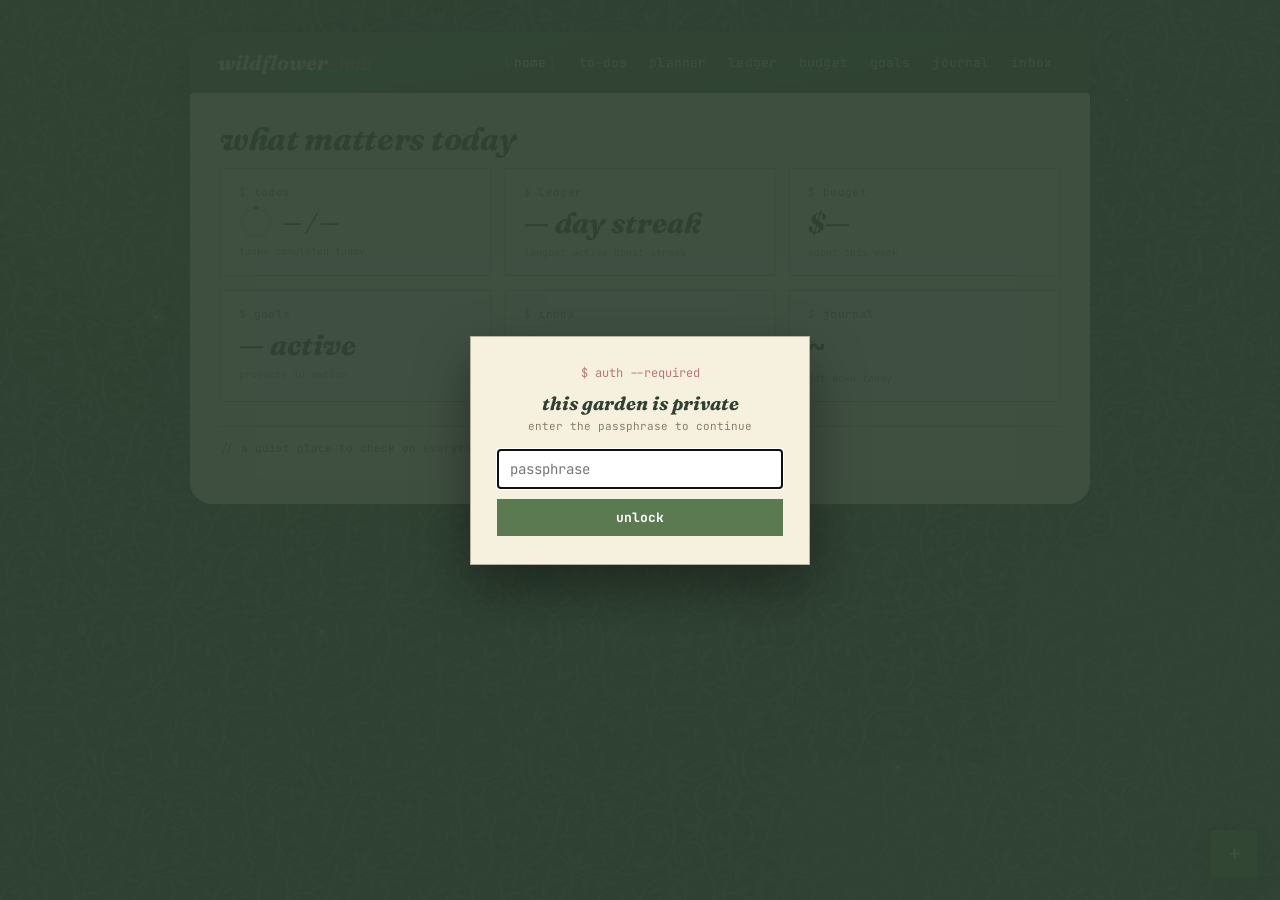
<file: index.html>
<!DOCTYPE html>
<html lang="en">
<head>
<meta charset="UTF-8">
<meta name="viewport" content="width=device-width, initial-scale=1.0">
<title>Wildflower Hub</title>
<link rel="stylesheet" href="theme.css">
<link rel="icon" type="image/png" href="icon-192.png">
<script>window.HUB_ACTIVE = 'home';</script>
<style>
  .greeting-card{ background:#fffdf8; border:1px solid var(--ink-line); border-radius:0; padding:18px 20px; margin: 0 0 22px; }
  .greeting-card p{ font-family:'Source Serif 4', serif; font-size:13.5px; line-height:1.7; color: var(--bark); margin: 4px 0; }
  .greeting-card .prompt-line{ margin-bottom:8px; }
</style>
</head>
<body>

<div class="book">
  <div class="cover"><div id="hub-nav"></div></div>

  <div class="pages">
    <h1>what matters today</h1>

    <div id="greetingArea"></div>

    <div class="card-grid">

      <a href="todos.html" class="card module-card">
        <span class="module-card__eyebrow">todos</span>
        <div style="display:flex; align-items:center; gap:10px;">
          <svg id="todosRing" width="34" height="34" viewBox="0 0 34 34" style="flex-shrink:0;">
            <circle cx="17" cy="17" r="14" fill="none" stroke="#eee2c4" stroke-width="4"/>
            <circle id="todosRingFill" cx="17" cy="17" r="14" fill="none" stroke="var(--moss)" stroke-width="4"
              stroke-dasharray="0 88" stroke-linecap="round" transform="rotate(-90 17 17)"/>
          </svg>
          <span class="module-card__stat" id="statTodos" style="font-size:22px;">— / —</span>
        </div>
        <span class="module-card__headline">tasks completed today</span>
      </a>

      <a href="ledger.html" class="card module-card">
        <span class="module-card__eyebrow">ledger</span>
        <span class="module-card__stat" id="statLedger">— day streak</span>
        <span class="module-card__headline">longest active habit streak</span>
      </a>

      <a href="budget.html" class="card module-card">
        <span class="module-card__eyebrow">budget</span>
        <span class="module-card__stat" id="statBudget">$—</span>
        <span class="module-card__headline" id="statBudgetHeadline">spent this week</span>
      </a>

      <a href="goals.html" class="card module-card">
        <span class="module-card__eyebrow">goals</span>
        <span class="module-card__stat" id="statGoals">— active</span>
        <span class="module-card__headline" id="statGoalsHeadline">projects in motion</span>
      </a>

      <a href="inbox.html" class="card module-card">
        <span class="module-card__eyebrow">inbox</span>
        <span class="module-card__stat" style="font-family:'JetBrains Mono',monospace; font-style:normal;">@</span>
        <span class="module-card__headline">worth a glance today</span>
      </a>

      <a href="journal.html" class="card module-card">
        <span class="module-card__eyebrow">journal</span>
        <div style="display:flex; align-items:center; gap:8px;">
          <span class="module-card__stat" style="font-family:'JetBrains Mono',monospace; font-style:normal;">~</span>
          <span id="journalMoodDot" style="width:14px; height:14px; border-radius:50%; display:none;"></span>
        </div>
        <span class="module-card__headline" id="journalHeadline">jot down today</span>
      </a>

    </div>

    <p class="footer-comment">a quiet place to check on everything that matters</p>
  </div>
</div>

<script src="nav.js"></script>
<script src="hub-auth.js"></script>
<script src="quick-capture.js"></script>
<script>
(function(){
  const SUPABASE_URL = 'https://trwprtzbcuoqydgjphpr.supabase.co';
  const SUPABASE_ANON_KEY = 'sb_publishable_4CT647Bp6_UUUd4ipLOAmA_D5Z8Ml1Z';
  const AUTH_FN_URL = `${SUPABASE_URL}/functions/v1/google-tasks-auth`;
  const PLAID_FN_URL = `${SUPABASE_URL}/functions/v1/plaid-sync`;
  const AI_FN_URL = `${SUPABASE_URL}/functions/v1/ai-summarize`;

  const isoDate = d => d.getFullYear()+'-'+String(d.getMonth()+1).padStart(2,'0')+'-'+String(d.getDate()).padStart(2,'0');
  const todayStr = isoDate(new Date());

  async function callFn(url, body){
    const res = await fetch(url, {
      method: 'POST',
      headers: { 'Content-Type': 'application/json', 'Authorization': `Bearer ${SUPABASE_ANON_KEY}`, 'apikey': SUPABASE_ANON_KEY },
      body: JSON.stringify(body)
    });
    const data = await res.json();
    if(!res.ok || data.error) throw new Error(data.error || ('HTTP '+res.status));
    return data;
  }

  function escapeHtml(s){ return (s||'').replace(/&/g,'&amp;').replace(/</g,'&lt;').replace(/>/g,'&gt;'); }

  // ---- Ledger: longest currently-active daily streak ----
  async function loadLedgerStreak(){
    try{
      const settingsRaw = await window.hubGet('settings');
      const completionsRaw = await window.hubGet('completions');
      if(!settingsRaw || !completionsRaw) return null;
      const settings = JSON.parse(settingsRaw);
      const completions = JSON.parse(completionsRaw);
      const dailyGoals = (settings.goals||[]).filter(g=>g.frequency==='daily');

      function streakFor(goalId){
        let count=0;
        let d = new Date();
        const doneToday = completions.daily[goalId] && completions.daily[goalId][todayStr];
        if(!doneToday) d.setDate(d.getDate()-1);
        while(true){
          const ds = isoDate(d);
          if(completions.daily[goalId] && completions.daily[goalId][ds]){ count++; d.setDate(d.getDate()-1); }
          else break;
        }
        return count;
      }

      let best = 0;
      dailyGoals.forEach(g=>{ best = Math.max(best, streakFor(g.id)); });
      return best;
    } catch(e){ return null; }
  }

  const TASKS_BASE = 'https://tasks.googleapis.com/tasks/v1';
  const WEEKLY_LIST_TITLE = 'Weekly To-Dos (Wildflower Hub)';
  const CALENDAR_LIST_API = 'https://www.googleapis.com/calendar/v3/users/me/calendarList';

  // ---- To-Dos: live count + titles from Google Tasks (daily + weekly) ----
  async function loadTodosCount(){
    try{
      const result = await callFn(AUTH_FN_URL, { action: 'access_token' });
      if(!result.connected) return null;
      const token = result.access_token;
      const res = await fetch(`${TASKS_BASE}/lists/@default/tasks?showCompleted=true&showHidden=true&maxResults=100`, {
        headers: { Authorization: `Bearer ${token}` }
      });
      if(!res.ok) return null;
      const data = await res.json();
      const items = (data.items||[]).filter(t=>!t.due || t.due.slice(0,10)<=todayStr); // respect the "invisible until due" rule
      const done = items.filter(t=>t.status==='completed').length;

      let weeklyTitles = [];
      try{
        const listsRes = await fetch(`${TASKS_BASE}/users/@me/lists`, { headers: { Authorization: `Bearer ${token}` } });
        const listsData = await listsRes.json();
        const weeklyList = (listsData.items||[]).find(l=>l.title===WEEKLY_LIST_TITLE);
        if(weeklyList){
          const wRes = await fetch(`${TASKS_BASE}/lists/${weeklyList.id}/tasks?showCompleted=false&maxResults=50`, { headers: { Authorization: `Bearer ${token}` } });
          const wData = await wRes.json();
          weeklyTitles = (wData.items||[]).map(t=>t.title);
        }
      } catch(e){ /* weekly list is a bonus, not critical */ }

      return { done, total: items.length, titles: items.filter(t=>t.status!=='completed').map(t=>t.title), weeklyTitles };
    } catch(e){ return null; }
  }

  // ---- Planner: today's events across every visible calendar ----
  async function loadTodayEvents(){
    try{
      const result = await callFn(AUTH_FN_URL, { action: 'access_token' });
      if(!result.connected) return [];
      const token = result.access_token;
      const listRes = await fetch(`${CALENDAR_LIST_API}?maxResults=250`, { headers: { Authorization: `Bearer ${token}` } });
      if(!listRes.ok) return [];
      const calendars = ((await listRes.json()).items||[]).filter(c=>c.selected!==false);

      const dayStart = new Date(); dayStart.setHours(0,0,0,0);
      const dayEnd = new Date(dayStart); dayEnd.setDate(dayEnd.getDate()+1);
      const params = new URLSearchParams({ timeMin: dayStart.toISOString(), timeMax: dayEnd.toISOString(), singleEvents:'true', orderBy:'startTime', maxResults:'20' });

      const results = await Promise.all(calendars.map(async cal=>{
        try{
          const res = await fetch(`https://www.googleapis.com/calendar/v3/calendars/${encodeURIComponent(cal.id)}/events?${params.toString()}`, { headers: { Authorization: `Bearer ${token}` } });
          if(!res.ok) return [];
          return ((await res.json()).items||[]).map(ev=>({
            summary: ev.summary || '(untitled)',
            time: ev.start && ev.start.dateTime ? new Date(ev.start.dateTime).toLocaleTimeString(undefined,{hour:'numeric',minute:'2-digit'}) : 'all day'
          }));
        } catch(e){ return []; }
      }));
      return results.flat();
    } catch(e){ return []; }
  }

  // ---- Budget: week spend + any category over its monthly limit ----
  async function loadBudgetDetails(){
    try{
      const status = await callFn(PLAID_FN_URL, { action: 'status' });
      if(!status.connected) return { weekSpend: null, overLimitCategories: [] };
      const result = await callFn(PLAID_FN_URL, { action: 'transactions' });
      const transactions = result.transactions || [];
      const isTransfer = t => { const c = t.personal_finance_category && t.personal_finance_category.primary; return c==='TRANSFER_IN'||c==='TRANSFER_OUT'; };
      const weekAgo = new Date(); weekAgo.setDate(weekAgo.getDate()-7);
      const weekSpend = transactions.filter(t=>!isTransfer(t) && new Date(t.date)>=weekAgo && t.amount>0).reduce((s,t)=>s+t.amount,0);

      let overLimitCategories = [];
      try{
        const prefsRaw = await window.hubGet('budget_prefs');
        const limits = (prefsRaw ? JSON.parse(prefsRaw).limits : null) || {};
        const monthStart = new Date(); monthStart.setDate(1); monthStart.setHours(0,0,0,0);
        const monthTotals = {};
        transactions.filter(t=>!isTransfer(t) && new Date(t.date)>=monthStart && t.amount>0).forEach(t=>{
          const cat = (t.personal_finance_category && t.personal_finance_category.primary) || 'other';
          monthTotals[cat] = (monthTotals[cat]||0) + t.amount;
        });
        overLimitCategories = Object.keys(limits).filter(cat => monthTotals[cat] > limits[cat])
          .map(cat => ({ category: cat.replace(/_/g,' ').toLowerCase(), spent: Math.round(monthTotals[cat]), limit: limits[cat] }));
      } catch(e){ /* limits are a bonus */ }

      return { weekSpend, overLimitCategories };
    } catch(e){ return { weekSpend: null, overLimitCategories: [] }; }
  }

  // ---- Goals: active goals with notes + linked to-do progress ----
  async function loadGoalsDetail(){
    try{
      const v = await window.hubGet('goals_board');
      const cards = (v ? JSON.parse(v).cards : null) || [];
      const active = cards.filter(c=>c.column!=='done');
      const inProgress = active.filter(c=>c.column==='in-progress').length;
      return {
        count: active.length,
        inProgress,
        notStarted: active.length - inProgress,
        goals: active.slice(0,6).map(c=>({
          title: c.title,
          column: c.column,
          hasNotes: !!(c.notes && c.notes.trim()),
          linkedTodoCount: (c.linkedTasks||[]).length
        }))
      };
    } catch(e){ return { count: null, inProgress: null, notStarted: null, goals: [] }; }
  }

  // ---- Journal: last 7 days of mood/tags for the AI to spot real patterns in ----
  async function loadRecentJournal(){
    try{
      const v = await window.hubGet('journal');
      const entries = (v ? JSON.parse(v).entries : null) || {};
      const days = [];
      const cursor = new Date();
      for(let i=6;i>=0;i--){
        const d = new Date(cursor); d.setDate(cursor.getDate()-i);
        const ds = isoDate(d);
        const e = entries[ds];
        if(e && (e.mood || (e.tags||[]).length)) days.push({ date: ds, mood: e.mood||null, tags: e.tags||[] });
      }
      return days;
    } catch(e){ return []; }
  }

  async function loadGreeting(streak, todos, budget, activeGoals, recentJournal, todayEvents){
    const inboxCached = window.hubCacheRead('inbox_digest');
    const dailyData = {
      openTasksToday: todos ? todos.titles.slice(0, 10) : [],
      weeklyTasks: todos ? (todos.weeklyTitles||[]).slice(0,10) : [],
      tasksDoneToday: todos ? todos.done : null,
      tasksTotalToday: todos ? todos.total : null,
      todayCalendarEvents: todayEvents && todayEvents.length ? todayEvents : undefined,
      ledgerStreak: streak,
      weekSpend: budget && budget.weekSpend!==null ? Math.round(budget.weekSpend*100)/100 : null,
      budgetOverLimitCategories: budget && budget.overLimitCategories.length ? budget.overLimitCategories : undefined,
      activeGoals: activeGoals && activeGoals.goals.length ? activeGoals.goals : undefined,
      recentJournal: recentJournal && recentJournal.length ? recentJournal : undefined,
      inboxDigestSummary: inboxCached ? inboxCached.data.digestText : undefined,
    };

    const cached = window.hubCacheRead('daily_greeting');
    if(cached){
      renderGreetingHtml(cached.data);
    } else {
      document.getElementById('greetingArea').innerHTML = `<div class="ai-loading"><span class="ai-spinner"></span> pulling your day together…</div>`;
    }

    try{
      const result = await callFn(AI_FN_URL, { task: 'daily_greeting', dailyData });
      const text = result.greeting || '';
      if(!cached || text !== cached.data){
        window.hubCacheWrite('daily_greeting', text);
        renderGreetingHtml(text);
      }
    } catch(e){
      // AI layer is a nice-to-have on this page — fail quietly (keep any
      // cached greeting showing) since the stat cards below still carry
      // the real information either way.
      if(!cached) document.getElementById('greetingArea').innerHTML = '';
    }
  }

  function renderGreetingHtml(text){
    const lines = (text||'').split('\n').map(l=>l.trim()).filter(Boolean);
    if(lines.length===0){ document.getElementById('greetingArea').innerHTML = ''; return; }
    document.getElementById('greetingArea').innerHTML = `
      <div class="greeting-card">
        <div class="prompt-line">$ ./assistant.sh<span class="cursor"></span></div>
        ${lines.map(l=>`<p>${escapeHtml(l.replace(/^[-•\s]+/,''))}</p>`).join('')}
      </div>`;
  }

  const MOOD_COLORS = { struggling:'#8a7d64', low:'#C97B5A', okay:'#D6A94A', good:'#5C7A52', great:'#A78BC9' };

  function paintStats(streak, todos, budget, activeGoals, todaysMood){
    document.getElementById('statLedger').textContent = streak===null||streak===undefined ? '—' : `${streak} day${streak===1?'':'s'}`;

    document.getElementById('statTodos').textContent = (!todos) ? '— / —' : `${todos.done} / ${todos.total}`;
    const ringFill = document.getElementById('todosRingFill');
    if(todos && todos.total>0){
      const pct = todos.done/todos.total;
      const circumference = 2*Math.PI*14;
      ringFill.setAttribute('stroke-dasharray', `${pct*circumference} ${circumference}`);
    } else {
      ringFill.setAttribute('stroke-dasharray', '0 88');
    }

    const weekSpend = budget ? budget.weekSpend : null;
    const budgetEl = document.getElementById('statBudget');
    budgetEl.textContent = weekSpend===null||weekSpend===undefined ? '$—' : ('$'+weekSpend.toFixed(0));
    const overCount = budget && budget.overLimitCategories ? budget.overLimitCategories.length : 0;
    budgetEl.style.color = overCount>0 ? 'var(--clay)' : '';
    document.getElementById('statBudgetHeadline').textContent = overCount>0
      ? `spent this week · ${overCount} categor${overCount===1?'y':'ies'} over limit`
      : 'spent this week';

    const goalsCount = activeGoals ? activeGoals.count : null;
    document.getElementById('statGoals').textContent = goalsCount===null||goalsCount===undefined ? '— active' : `${goalsCount} active`;
    document.getElementById('statGoalsHeadline').textContent = (activeGoals && activeGoals.count>0)
      ? `${activeGoals.inProgress} in progress, ${activeGoals.notStarted} not started`
      : 'projects in motion';

    const moodDot = document.getElementById('journalMoodDot');
    if(todaysMood && MOOD_COLORS[todaysMood]){
      moodDot.style.display = 'inline-block';
      moodDot.style.background = MOOD_COLORS[todaysMood];
      document.getElementById('journalHeadline').textContent = `today: ${todaysMood}`;
    } else {
      moodDot.style.display = 'none';
      document.getElementById('journalHeadline').textContent = 'jot down today';
    }
  }

  async function init(){
    // Paint instantly from cache if we have it, then quietly refresh.
    const cachedStats = window.hubCacheRead('landing_stats');
    if(cachedStats){
      const s = cachedStats.data;
      paintStats(s.streak, s.todos, s.budget, s.activeGoals, s.todaysMood);
    }

    const [streak, todos, budget, activeGoals, recentJournal, todayEvents] = await Promise.all([
      loadLedgerStreak(), loadTodosCount(), loadBudgetDetails(), loadGoalsDetail(), loadRecentJournal(), loadTodayEvents()
    ]);
    const todaysMood = (recentJournal.find(d=>d.date===todayStr) || {}).mood || null;

    const fresh = { streak, todos, budget, activeGoals, todaysMood };
    const changed = !cachedStats || JSON.stringify(fresh) !== JSON.stringify(cachedStats.data);
    window.hubCacheWrite('landing_stats', fresh);
    if(changed || !cachedStats) paintStats(streak, todos, budget, activeGoals, todaysMood);

    loadGreeting(streak, todos, budget, activeGoals, recentJournal, todayEvents);
  }

  window.hubRequireAuth(init);
})();
</script>
</body>
</html>
</file>
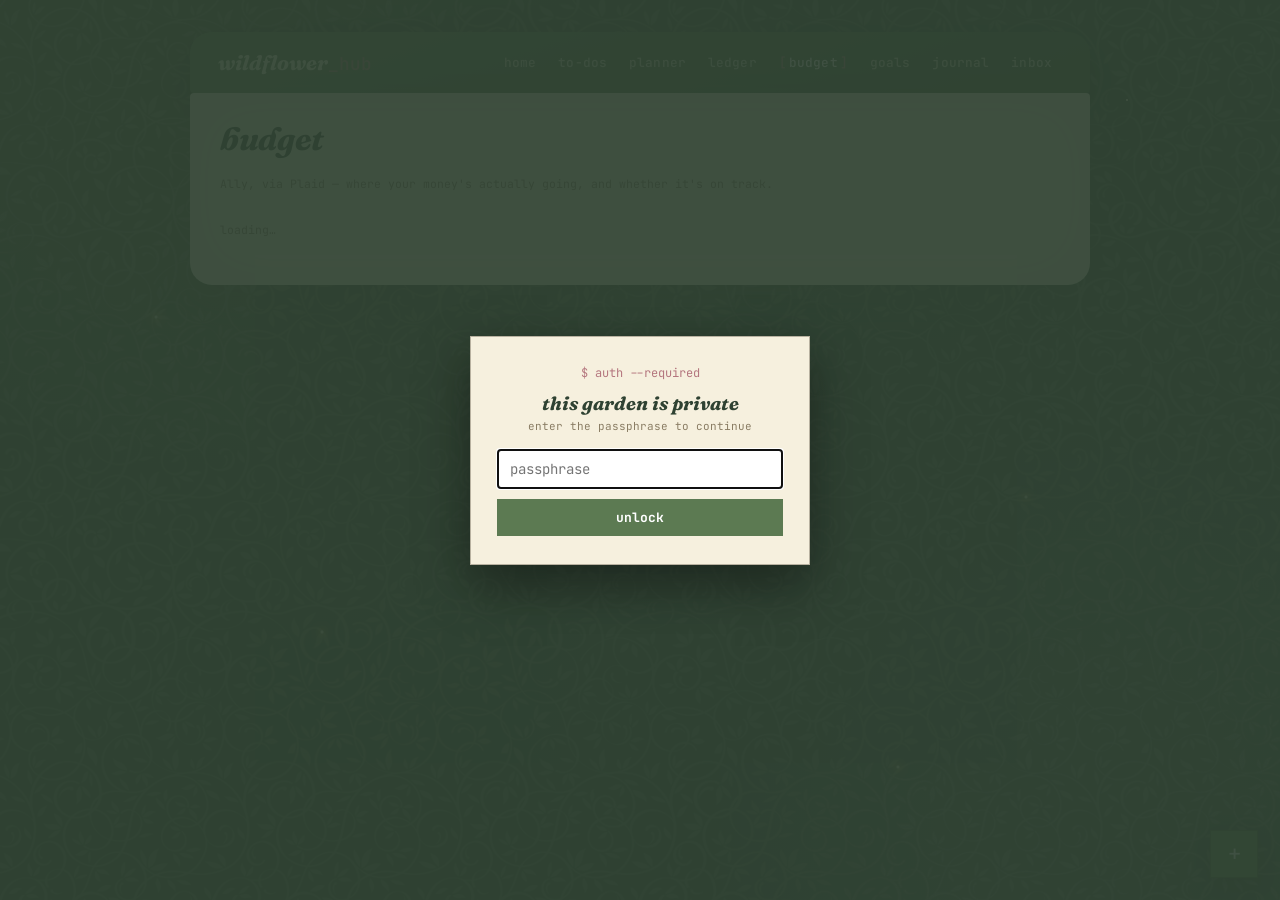
<file: budget.html>
<!DOCTYPE html>
<html lang="en">
<head>
<meta charset="UTF-8">
<meta name="viewport" content="width=device-width, initial-scale=1.0">
<title>Budget — Wildflower Hub</title>
<link rel="stylesheet" href="theme.css">
<link rel="icon" type="image/png" href="icon-192.png">
<script>window.HUB_ACTIVE = 'budget';</script>
<script src="https://cdn.plaid.com/link/v2/stable/link-initialize.js"></script>
<style>
  .insight-card{ background:#fffdf8; border:1px solid var(--ink-line); border-radius:0; padding:16px 20px; margin: 14px 0; }
  .insight-card ul{ margin:6px 0 0; padding-left:18px; font-size:13.5px; line-height:1.7; color: var(--bark); }

  .budget-tabs{ display:flex; gap:6px; margin: 16px 0 4px; flex-wrap:wrap; }
  .budget-tab{ background:#fffdf8; border:1px solid var(--ink-line); border-radius:0; padding:7px 15px; font-weight:700; font-size:11.5px; color: var(--muted); cursor:pointer; text-transform:lowercase; }
  .budget-tab:hover{ border-color: var(--rose); }
  .budget-tab.is-active{ background: var(--moss); color:#fff; border-color: var(--moss); }
  .tab-panel{ display:none; margin-top:14px; }
  .tab-panel.is-active{ display:block; }

  .chart-card{ background:#fffdf8; border:1px solid var(--ink-line); border-radius:0; padding:16px 18px; margin-bottom:14px; }
  .chart-card h3{ font-family:'Fraunces',serif; font-style:italic; font-weight:700; font-size:15px; color: var(--forest); margin:0 0 10px; text-transform:lowercase; }
  .charts-row{ display:grid; grid-template-columns: 1.3fr 1fr; gap:14px; }
  @media (max-width: 700px){ .charts-row{ grid-template-columns: 1fr; } }
  .donut-legend{ display:flex; flex-direction:column; gap:5px; margin-top:10px; }
  .donut-legend-item{ display:flex; align-items:center; gap:7px; font-family:'JetBrains Mono',monospace; font-size:11px; color: var(--bark); }
  .donut-legend-dot{ width:8px; height:8px; border-radius:0; flex-shrink:0; }

  .limit-row{ display:flex; align-items:center; gap:12px; background:#fffdf8; border:1px solid var(--ink-line); border-radius:0; padding:11px 15px; margin-bottom:8px; }
  .limit-name{ width:110px; font-weight:700; font-size:13px; color: var(--bark); text-transform:lowercase; flex-shrink:0; }
  .limit-bar-track{ flex:1; height:8px; background:#eee2c4; border-radius:0; overflow:hidden; }
  .limit-bar-fill{ height:100%; background: var(--moss); border-radius:0; transition: width 0.3s; }
  .limit-bar-fill.over{ background: var(--clay); }
  .limit-bar-fill.close{ background: var(--honey); }
  .limit-amounts{ font-family:'JetBrains Mono',monospace; font-size:11px; color: var(--muted); white-space:nowrap; min-width:88px; text-align:right; }
  .limit-input{ width:64px !important; font-size:12px !important; padding:5px 7px !important; }

  .txn-filters{ display:flex; gap:8px; margin-bottom:12px; flex-wrap:wrap; }
  .txn-filters input, .txn-filters select{ font-size:12px; padding:7px 11px; border:1px solid var(--ink-line); border-radius:0; background:#fff; }
  .txn-filters input{ flex:1; min-width:140px; }
  .txn-list{ display:flex; flex-direction:column; gap:7px; margin: 10px 0; }
  .txn-row{ display:flex; align-items:center; gap:12px; background:#fffdf8; border:1px solid var(--ink-line); border-radius:0; padding:9px 15px; }
  .txn-merchant{ flex:1; font-weight:700; font-size:13.5px; color: var(--bark); }
  .txn-cat{ font-family:'JetBrains Mono',monospace; font-size:9.5px; text-transform:lowercase; letter-spacing:0.2px; color: var(--muted); background:transparent; border:1px solid var(--parchment-line); padding:2px 7px; border-radius:0; }
  .txn-date{ font-family:'JetBrains Mono',monospace; font-size:10.5px; color: var(--muted); min-width:60px; }
  .txn-amt{ font-family:'Fraunces',serif; font-style:italic; font-weight:700; font-size:15px; color: var(--moss-deep); min-width:65px; text-align:right; }
  .txn-amt.income{ color: var(--moss); }

  .settings-row{ display:flex; align-items:center; justify-content:space-between; gap:14px; background:#fffdf8; border:1px solid var(--ink-line); border-radius:0; padding:14px 16px; margin-bottom:10px; }
  .settings-row .sr-label{ font-weight:700; font-size:13.5px; color: var(--bark); text-transform:lowercase; }
  .settings-row .sr-desc{ font-family:'JetBrains Mono',monospace; font-size:10.5px; color: var(--muted); margin-top:2px; }
  .settings-row input[type=number]{ width:100px; font-size:13px; padding:7px 10px; border:1px solid var(--ink-line); border-radius:0; }
  .danger-btn{ background:#fff; border:1px solid var(--clay); color: var(--clay); font-weight:700; font-size:12px; padding:8px 14px; border-radius:0; cursor:pointer; text-transform:lowercase; }
  .danger-btn:hover{ background: var(--clay); color:#fff; }

  .connect-box{ text-align:center; padding: 34px 20px; }
  .connect-btn{ background: var(--moss); color:#fff; border:none; font-weight:700; font-size:14px; padding:12px 24px; border-radius:0; cursor:pointer; margin-top:14px; }
  .connect-btn:hover{ background: var(--moss-deep); }
  .status-line{ font-family:'JetBrains Mono',monospace; font-size:11px; color: var(--muted); margin-top: 10px; }
</style>
</head>
<body>
<div class="book">
  <div class="cover"><div id="hub-nav"></div></div>
  <div class="pages">
    <h1>Budget</h1>
    <p class="empty-note">Ally, via Plaid — where your money's actually going, and whether it's on track.</p>

    <div class="balance-row" id="summaryRow" style="display:none; margin-top:18px;">
      <div class="balance-card spend">
        <div class="label">spent this week</div>
        <div class="value" id="weekSpend">$0</div>
        <div class="sub" id="weekSpendDelta"></div>
      </div>
      <div class="balance-card">
        <div class="label">saved this week</div>
        <div class="value" id="weekSaved">$0</div>
        <div class="sub" id="weekSavedDelta"></div>
      </div>
      <div class="balance-card">
        <div class="label">spent this month</div>
        <div class="value" id="monthSpend">$0</div>
      </div>
    </div>

    <div id="insightArea"></div>

    <div class="budget-tabs" id="budgetTabs" style="display:none;">
      <button class="budget-tab is-active" data-tab="overview">overview</button>
      <button class="budget-tab" data-tab="categories">categories</button>
      <button class="budget-tab" data-tab="transactions">transactions</button>
      <button class="budget-tab" data-tab="settings">settings</button>
    </div>

    <div id="app">
      <div class="empty-note">loading…</div>
    </div>
  </div>
</div>

<script src="nav.js"></script>
<script src="hub-auth.js"></script>
<script src="quick-capture.js"></script>
<script>
(function(){
  const SUPABASE_URL = 'https://trwprtzbcuoqydgjphpr.supabase.co';
  const SUPABASE_ANON_KEY = 'sb_publishable_4CT647Bp6_UUUd4ipLOAmA_D5Z8Ml1Z';
  const PLAID_FN_URL = `${SUPABASE_URL}/functions/v1/plaid-sync`;
  const AI_FN_URL = `${SUPABASE_URL}/functions/v1/ai-summarize`;

  const app = document.getElementById('app');
  const insightArea = document.getElementById('insightArea');
  const summaryRow = document.getElementById('summaryRow');
  const budgetTabs = document.getElementById('budgetTabs');

  const CHART_COLORS = ['#5C7A52','#D6A94A','#C97B5A','#A78BC9','#3B5636','#8a7d64','#e0c98a'];

  async function callFn(url, body){
    const res = await fetch(url, {
      method: 'POST',
      headers: { 'Content-Type': 'application/json', Authorization: `Bearer ${SUPABASE_ANON_KEY}`, apikey: SUPABASE_ANON_KEY },
      body: JSON.stringify(body)
    });
    const data = await res.json();
    if(!res.ok || data.error) throw new Error(data.error ? data.error + (data.detail?': '+JSON.stringify(data.detail):'') : ('HTTP '+res.status));
    return data;
  }

  function fmt(n){ return (n<0?'-$':'$') + Math.abs(n).toFixed(2); }
  function escapeHtml(s){ return (s||'').replace(/&/g,'&amp;').replace(/</g,'&lt;').replace(/>/g,'&gt;'); }
  function categoryLabel(c){ return (c||'other').replace(/_/g,' ').toLowerCase(); }
  function isTransfer(t){ const c = t.personal_finance_category && t.personal_finance_category.primary; return c==='TRANSFER_IN'||c==='TRANSFER_OUT'; }
  function daysAgo(n){ const d = new Date(); d.setHours(0,0,0,0); d.setDate(d.getDate()-n); return d; }
  function mondayOf(d){ const date=new Date(d); const day=(date.getDay()+6)%7; date.setDate(date.getDate()-day); date.setHours(0,0,0,0); return date; }

  function sumInRange(transactions, from, to, wantIncome){
    return transactions
      .filter(t=>!isTransfer(t))
      .filter(t=>{ const d = new Date(t.date); return d>=from && d<to; })
      .filter(t=> wantIncome ? t.amount < 0 : t.amount > 0)
      .reduce((sum,t)=> sum + Math.abs(t.amount), 0);
  }

  function renderConnect(message){
    summaryRow.style.display = 'none';
    insightArea.innerHTML = '';
    budgetTabs.style.display = 'none';
    app.innerHTML = `
      <div class="connect-box">
        <p class="empty-note">${message || "Connect your Ally account to see transactions here."}</p>
        <button class="connect-btn" id="connectBtn">[ connect a bank ]</button>
      </div>`;
    document.getElementById('connectBtn').addEventListener('click', startLink);
  }
  function renderError(msg){
    summaryRow.style.display = 'none';
    app.innerHTML = `<div class="empty-note">Something went wrong: ${msg}. Try refreshing.</div>`;
  }

  async function startLink(){
    let linkResult;
    try{ linkResult = await callFn(PLAID_FN_URL, { action: 'link_token' }); }
    catch(e){ renderError(e.message); return; }
    if(!linkResult.link_token){ renderError('could not get a link token'); return; }
    const handler = Plaid.create({
      token: linkResult.link_token,
      onSuccess: async (public_token) => {
        app.innerHTML = `<div class="empty-note">connecting your account…</div>`;
        try{ await callFn(PLAID_FN_URL, { action: 'exchange', public_token }); await loadEverything(); }
        catch(e){ renderError(e.message); }
      },
      onExit: () => {}
    });
    handler.open();
  }

  let prefs = { limits:{}, savingsGoal: 0 };
  async function loadPrefs(){
    try{
      const v = await window.hubGet('budget_prefs');
      prefs = (v ? JSON.parse(v) : null) || { limits:{}, savingsGoal: 0 };
      prefs.limits = prefs.limits || {};
    } catch(e){ prefs = { limits:{}, savingsGoal: 0 }; }
  }
  async function savePrefs(){ await window.hubSet('budget_prefs', JSON.stringify(prefs)); }

  // ---- charts (hand-drawn SVG, matching the site's palette) ----
  function weeklySpendSeries(transactions, weeks){
    const series = [];
    for(let i=weeks-1;i>=0;i--){
      const start = mondayOf(new Date()); start.setDate(start.getDate() - i*7);
      const end = new Date(start); end.setDate(start.getDate()+7);
      const total = sumInRange(transactions, start, end, false);
      series.push({ label: start.toLocaleDateString(undefined,{month:'short',day:'numeric'}), total, isCurrent: i===0 });
    }
    return series;
  }

  function trendChartSVG(series){
    const w = 560, h = 150, padBottom = 22, padTop = 10, barGap = 10;
    const max = Math.max(1, ...series.map(s=>s.total));
    const barW = (w - barGap*(series.length-1)) / series.length;
    let bars = '';
    series.forEach((s, i)=>{
      const barH = Math.max(2, ((h-padBottom-padTop) * s.total) / max);
      const x = i*(barW+barGap);
      const y = h - padBottom - barH;
      bars += `<rect x="${x}" y="${y}" width="${barW}" height="${barH}" rx="4" fill="${s.isCurrent?'var(--honey)':'var(--moss)'}"/>`;
      bars += `<text x="${x+barW/2}" y="${h-6}" text-anchor="middle" font-size="9" fill="var(--muted)" font-family="JetBrains Mono">${s.label}</text>`;
      if(s.total>0) bars += `<text x="${x+barW/2}" y="${y-4}" text-anchor="middle" font-size="9" fill="var(--bark)" font-family="JetBrains Mono" font-weight="700">$${Math.round(s.total)}</text>`;
    });
    return `<svg viewBox="0 0 ${w} ${h}" style="width:100%; height:auto;">${bars}</svg>`;
  }

  function donutChartSVG(categoryTotals){
    const entries = Object.entries(categoryTotals).sort((a,b)=>b[1]-a[1]);
    const top = entries.slice(0,5);
    const otherTotal = entries.slice(5).reduce((s,[,v])=>s+v,0);
    if(otherTotal>0) top.push(['other categories', otherTotal]);
    const total = top.reduce((s,[,v])=>s+v,0);
    if(total<=0) return { svg: '', legend: [] };

    const r = 46, cx = 60, cy = 60, circumference = 2*Math.PI*r;
    let offset = 0, segs = '';
    const legend = [];
    top.forEach(([cat, val], i)=>{
      const color = CHART_COLORS[i % CHART_COLORS.length];
      const frac = val/total;
      const dash = frac*circumference;
      segs += `<circle cx="${cx}" cy="${cy}" r="${r}" fill="none" stroke="${color}" stroke-width="18" stroke-dasharray="${dash} ${circumference-dash}" stroke-dashoffset="${-offset}" transform="rotate(-90 ${cx} ${cy})"/>`;
      offset += dash;
      legend.push({ label: cat==='other categories'?cat:categoryLabel(cat), color, val, pct: Math.round(frac*100) });
    });
    const svg = `<svg viewBox="0 0 120 120" style="width:130px; height:130px;">${segs}<circle cx="${cx}" cy="${cy}" r="30" fill="var(--parchment,#F6F0DE)"/></svg>`;
    return { svg, legend };
  }

  function renderLimits(monthCategoryTotals){
    const cats = Object.keys(monthCategoryTotals).sort((a,b)=>monthCategoryTotals[b]-monthCategoryTotals[a]).slice(0,10);
    if(cats.length===0) return '<p class="empty-note">no categorized spending yet this month.</p>';
    let html = '';
    cats.forEach(cat=>{
      const spent = monthCategoryTotals[cat];
      const limit = prefs.limits[cat] || 0;
      const pct = limit>0 ? Math.min(100, (spent/limit)*100) : 0;
      const barClass = limit>0 && spent>limit ? 'over' : (limit>0 && pct>85 ? 'close' : '');
      html += `<div class="limit-row">
        <div class="limit-name">${escapeHtml(categoryLabel(cat))}</div>
        <div class="limit-bar-track"><div class="limit-bar-fill ${barClass}" style="width:${limit>0?pct:0}%;"></div></div>
        <div class="limit-amounts">${fmt(spent)}${limit>0?' / '+fmt(limit):''}</div>
        <input type="number" class="limit-input" data-cat="${cat}" placeholder="limit" min="0" step="10" value="${limit||''}">
      </div>`;
    });
    html += `<p class="empty-note">set a monthly limit per category — leave blank for no limit.</p>`;
    return html;
  }

  function renderTransactionsList(transactions, filterText, filterCat){
    let filtered = transactions;
    if(filterCat) filtered = filtered.filter(t=>((t.personal_finance_category&&t.personal_finance_category.primary)||'other')===filterCat);
    if(filterText) filtered = filtered.filter(t=>(t.merchant_name||t.name||'').toLowerCase().includes(filterText.toLowerCase()));

    if(filtered.length === 0) return '<p class="empty-note">no matching transactions.</p>';
    let html = `<div class="txn-list">`;
    filtered.slice(0, 60).forEach(t=>{
      const isIncome = t.amount < 0;
      const transfer = isTransfer(t);
      const category = (t.personal_finance_category && t.personal_finance_category.primary) || 'other';
      html += `<div class="txn-row" style="${transfer?'opacity:0.55;':''}">
        <div class="txn-date">${t.date}</div>
        <div class="txn-merchant">${escapeHtml(t.merchant_name || t.name || 'transaction')}</div>
        <div class="txn-cat">${transfer ? 'transfer (excluded)' : escapeHtml(categoryLabel(category))}</div>
        <div class="txn-amt ${isIncome?'income':''}">${isIncome?'+':''}${fmt(Math.abs(t.amount))}</div>
      </div>`;
    });
    html += `</div>`;
    if(filtered.length > 60) html += `<div class="status-line">showing 60 of ${filtered.length} matching</div>`;
    return html;
  }

  async function renderInsights(budgetData){
    insightArea.innerHTML = `<div class="ai-loading"><span class="ai-spinner"></span> thinking it over…</div>`;
    try{
      const result = await callFn(AI_FN_URL, { task: 'budget_summary', budgetData });
      const bullets = (result.summary||'').split('\n').map(l=>l.replace(/^[-•\s]+/,'').trim()).filter(Boolean);
      insightArea.innerHTML = `
        <div class="insight-card">
          <div class="accent-script" style="font-size:17px; margin-bottom:2px;">how it's looking</div>
          <ul>${bullets.map(b=>`<li>${escapeHtml(b)}</li>`).join('')}</ul>
        </div>`;
    } catch(e){ insightArea.innerHTML = ''; }
  }

  let currentTab = 'overview';
  let currentTransactions = [];
  let txnFilterText = '', txnFilterCat = '';

  function switchTab(tab){
    currentTab = tab;
    document.querySelectorAll('.budget-tab').forEach(b=>b.classList.toggle('is-active', b.dataset.tab===tab));
    document.querySelectorAll('.tab-panel').forEach(p=>p.classList.toggle('is-active', p.id==='panel-'+tab));
  }

  function paintTabs(monthCategoryTotals, weekSpend, weekSaved, monthSpend, transactions){
    const trend = weeklySpendSeries(transactions, 6);
    const donut = donutChartSVG(monthCategoryTotals);
    const savingsGoal = prefs.savingsGoal || 0;
    const savingsPct = savingsGoal>0 ? Math.min(100, Math.round((weekSaved/savingsGoal)*100)) : null;

    app.innerHTML = `
      <div class="tab-panel is-active" id="panel-overview">
        <div class="charts-row">
          <div class="chart-card">
            <h3>weekly spend, last 6 weeks</h3>
            ${trendChartSVG(trend)}
          </div>
          <div class="chart-card">
            <h3>this month, by category</h3>
            ${donut.svg ? `<div style="display:flex; gap:14px; align-items:center; flex-wrap:wrap;">${donut.svg}
              <div class="donut-legend">${donut.legend.map(l=>`<div class="donut-legend-item"><span class="donut-legend-dot" style="background:${l.color}"></span>${escapeHtml(l.label)} — ${l.pct}%</div>`).join('')}</div>
            </div>` : `<p class="empty-note">no spending yet this month.</p>`}
          </div>
        </div>
        ${savingsGoal>0 ? `<div class="chart-card">
          <h3>weekly savings goal</h3>
          <div class="limit-bar-track" style="height:12px;"><div class="limit-bar-fill" style="width:${savingsPct}%; background:${weekSaved>=savingsGoal?'var(--moss)':'var(--honey)'};"></div></div>
          <p class="empty-note" style="margin-top:6px; padding:0;">${fmt(weekSaved)} of ${fmt(savingsGoal)} this week (${savingsPct}%)</p>
        </div>` : ''}
      </div>

      <div class="tab-panel" id="panel-categories">
        ${renderLimits(monthCategoryTotals)}
      </div>

      <div class="tab-panel" id="panel-transactions">
        <div class="txn-filters">
          <input type="text" id="txnSearch" placeholder="search by merchant…" value="${escapeHtml(txnFilterText)}">
          <select id="txnCatFilter">
            <option value="">all categories</option>
            ${Object.keys(monthCategoryTotals).sort().map(c=>`<option value="${c}" ${txnFilterCat===c?'selected':''}>${escapeHtml(categoryLabel(c))}</option>`).join('')}
          </select>
        </div>
        <div id="txnListArea">${renderTransactionsList(transactions, txnFilterText, txnFilterCat)}</div>
      </div>

      <div class="tab-panel" id="panel-settings">
        <div class="settings-row">
          <div>
            <div class="sr-label">weekly savings goal</div>
            <div class="sr-desc">shown as a progress bar on the overview tab — leave at 0 to hide it.</div>
          </div>
          <input type="number" id="savingsGoalInput" min="0" step="10" value="${prefs.savingsGoal||''}">
        </div>
        <div class="settings-row">
          <div>
            <div class="sr-label">re-sync now</div>
            <div class="sr-desc">force a fresh pull from Plaid instead of waiting for the cache to expire.</div>
          </div>
          <button class="danger-btn" id="resyncBtn" style="border-color:var(--moss); color:var(--moss);">re-sync</button>
        </div>
        <div class="settings-row">
          <div>
            <div class="sr-label">disconnect bank</div>
            <div class="sr-desc">removes the connection to Ally. You can reconnect any time.</div>
          </div>
          <button class="danger-btn" id="disconnectBtn">disconnect</button>
        </div>
      </div>
    `;

    document.querySelectorAll('.limit-input').forEach(input=>{
      input.addEventListener('change', async ()=>{
        const cat = input.dataset.cat;
        const val = parseFloat(input.value);
        if(val>0) prefs.limits[cat] = val; else delete prefs.limits[cat];
        try{ await savePrefs(); } catch(e){ console.error(e); }
      });
    });
    document.getElementById('txnSearch').addEventListener('input', (ev)=>{
      txnFilterText = ev.target.value;
      document.getElementById('txnListArea').innerHTML = renderTransactionsList(transactions, txnFilterText, txnFilterCat);
    });
    document.getElementById('txnCatFilter').addEventListener('change', (ev)=>{
      txnFilterCat = ev.target.value;
      document.getElementById('txnListArea').innerHTML = renderTransactionsList(transactions, txnFilterText, txnFilterCat);
    });
    document.getElementById('savingsGoalInput').addEventListener('change', async (ev)=>{
      prefs.savingsGoal = parseFloat(ev.target.value) || 0;
      try{ await savePrefs(); paintTabs(monthCategoryTotals, weekSpend, weekSaved, monthSpend, transactions); }
      catch(e){ console.error(e); }
    });
    document.getElementById('resyncBtn').addEventListener('click', async ()=>{
      window.hubCacheClear('plaid_transactions');
      await loadEverything();
    });
    document.getElementById('disconnectBtn').addEventListener('click', async ()=>{
      if(!confirm('Disconnect Ally? You can reconnect any time from this page.')) return;
      try{ await callFn(PLAID_FN_URL, { action: 'disconnect' }); window.hubCacheClear('plaid_transactions'); renderConnect(); }
      catch(e){ renderError(e.message); }
    });

    switchTab(currentTab);
  }

  function paintBudget(transactions, meta){
    meta = meta || {};
    summaryRow.style.display = 'flex';
    budgetTabs.style.display = 'flex';
    currentTransactions = transactions;

    const now = new Date();
    const weekStart = daysAgo(7), lastWeekStart = daysAgo(14);
    const monthStart = new Date(now.getFullYear(), now.getMonth(), 1);

    const weekSpend = sumInRange(transactions, weekStart, now, false);
    const lastWeekSpend = sumInRange(transactions, lastWeekStart, weekStart, false);
    const weekIncome = sumInRange(transactions, weekStart, now, true);
    const lastWeekIncome = sumInRange(transactions, lastWeekStart, weekStart, true);
    const weekSaved = weekIncome - weekSpend;
    const lastWeekSaved = lastWeekIncome - lastWeekSpend;
    const monthSpend = sumInRange(transactions, monthStart, now, false);

    document.getElementById('weekSpend').textContent = fmt(weekSpend);
    document.getElementById('weekSpendDelta').textContent = lastWeekSpend>0 ? ((weekSpend-lastWeekSpend)>=0?'+':'') + fmt(weekSpend-lastWeekSpend) + ' vs last week' : '';
    document.getElementById('weekSaved').textContent = fmt(weekSaved);
    document.getElementById('weekSavedDelta').textContent = ((weekSaved-lastWeekSaved)>=0?'+':'') + fmt(weekSaved-lastWeekSaved) + ' vs last week';
    document.getElementById('monthSpend').textContent = fmt(monthSpend);

    const monthCategoryTotals = {};
    transactions
      .filter(t=>!isTransfer(t))
      .filter(t=>{ const d=new Date(t.date); return d>=monthStart && d<=now && t.amount>0; })
      .forEach(t=>{
        const cat = (t.personal_finance_category && t.personal_finance_category.primary) || 'other';
        monthCategoryTotals[cat] = (monthCategoryTotals[cat]||0) + t.amount;
      });

    paintTabs(monthCategoryTotals, weekSpend, weekSaved, monthSpend, transactions);

    renderInsights({
      weekSpend: Math.round(weekSpend*100)/100,
      lastWeekSpend: Math.round(lastWeekSpend*100)/100,
      weekSaved: Math.round(weekSaved*100)/100,
      lastWeekSaved: Math.round(lastWeekSaved*100)/100,
      monthSpend: Math.round(monthSpend*100)/100,
      categoryTotalsThisMonth: monthCategoryTotals,
      categoryLimits: prefs.limits,
      savingsGoal: prefs.savingsGoal || null
    });
  }

  async function loadEverything(){
    await loadPrefs();

    const cached = window.hubCacheRead('plaid_transactions');
    if(cached){
      paintBudget(cached.data, { cached: true, ts: cached.ts, checking: true });
    } else {
      app.innerHTML = `<div class="ai-loading"><span class="ai-spinner"></span> fetching transactions…</div>`;
    }

    let result;
    try{ result = await callFn(PLAID_FN_URL, { action: 'transactions' }); }
    catch(e){
      if(cached) return;
      renderError(e.message); return;
    }
    if(!result.connected){ renderConnect(); return; }

    const transactions = result.transactions || [];
    const changed = !cached || JSON.stringify(transactions) !== JSON.stringify(cached.data);
    window.hubCacheWrite('plaid_transactions', transactions);
    if(changed || !cached) paintBudget(transactions, { cached: false });
  }

  document.querySelectorAll('.budget-tab').forEach(btn=>{
    btn.addEventListener('click', ()=>switchTab(btn.dataset.tab));
  });

  async function init(){
    let status;
    try{ status = await callFn(PLAID_FN_URL, { action: 'status' }); }
    catch(e){ renderConnect("Couldn't reach the connection service — try again in a moment."); return; }
    if(!status.connected){ renderConnect(); return; }
    loadEverything();
  }

  window.hubRequireAuth(init);
})();
</script>
</body>
</html>
</file>
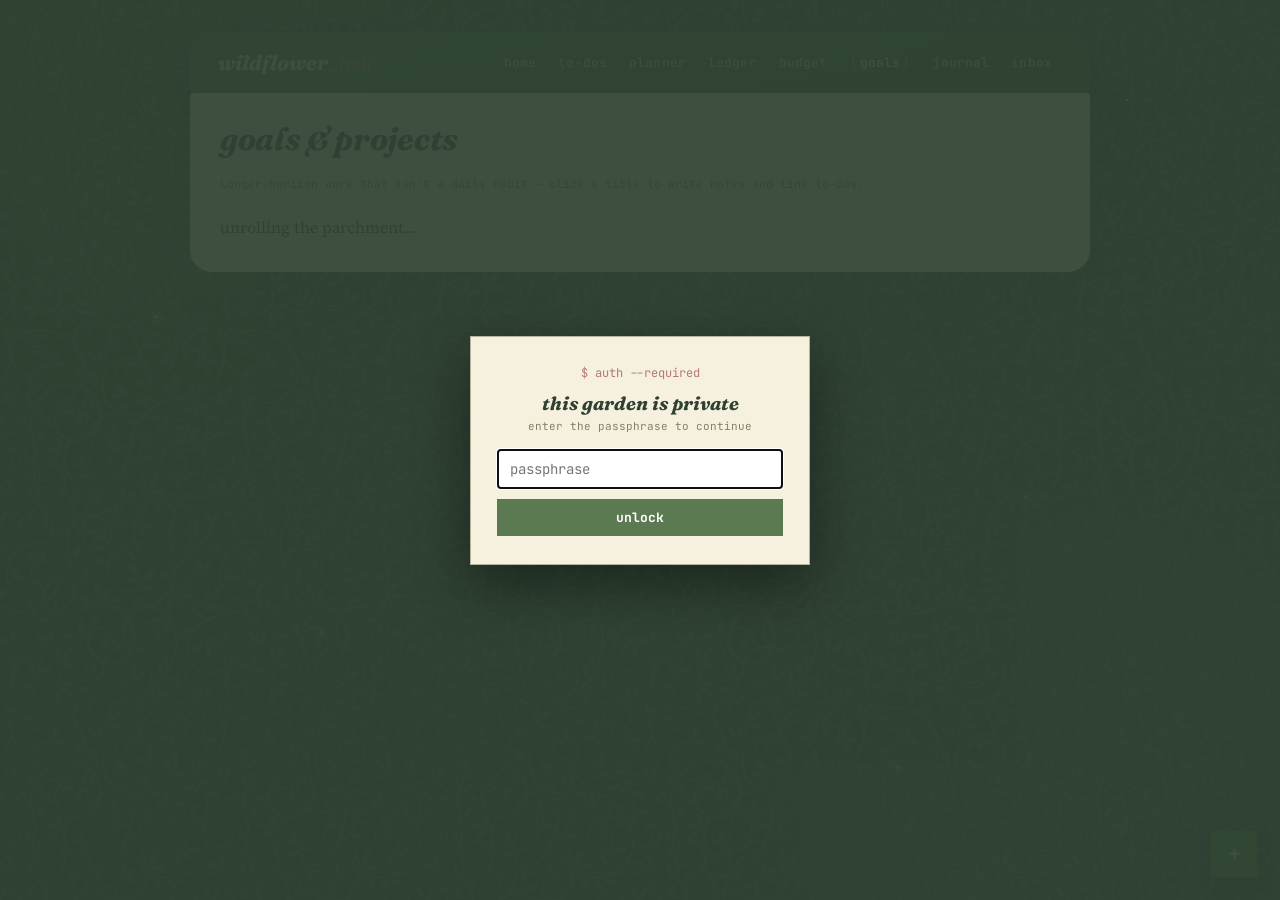
<file: goals.html>
<!DOCTYPE html>
<html lang="en">
<head>
<meta charset="UTF-8">
<meta name="viewport" content="width=device-width, initial-scale=1.0">
<title>Goals — Wildflower Hub</title>
<link rel="stylesheet" href="theme.css">
<link rel="icon" type="image/png" href="icon-192.png">
<script>window.HUB_ACTIVE = 'goals';</script>
<style>
  .board{ display:grid; grid-template-columns: repeat(3, 1fr); gap:14px; margin-top:16px; }
  .board-col{ background:#fffdf8; border:1px solid var(--ink-line); border-radius:0; padding:14px; display:flex; flex-direction:column; gap:10px; min-height:120px; }
  .board-col h3{ font-family:'Fraunces',serif; font-style:italic; font-weight:700; font-size:16px; color: var(--forest); margin:0; display:flex; align-items:center; gap:6px; text-transform:lowercase; }
  .board-col h3::before{ content:'❀'; color: var(--clay); font-size:12px; }
  .goal-card{ background:#fff; border:1px solid var(--ink-line); border-radius:0; padding:10px 12px; }
  .goal-card .gc-title{ font-weight:700; font-size:13.5px; color: var(--bark); margin-bottom:3px; cursor:pointer; }
  .goal-card .gc-title:hover{ color: var(--moss-deep); }
  .goal-card .gc-meta{ font-family:'JetBrains Mono',monospace; font-size:10px; color: var(--muted); margin-bottom:6px; }
  .stalled-badge{ display:inline-block; margin-left:6px; font-family:'JetBrains Mono',monospace; font-weight:500; font-size:8.5px; text-transform:lowercase; letter-spacing:0.2px;
    background:transparent; color: var(--clay); border:1px solid var(--clay); padding:1px 6px; border-radius:0; vertical-align:middle; }
  .gc-actions{ display:flex; align-items:center; gap:4px; }
  .gc-btn{ background:transparent; border:1px solid var(--ink-line); border-radius:0; color: var(--forest); cursor:pointer; font-size:12px; padding:3px 8px; }
  .gc-btn:hover{ border-color: var(--rose); background:#f6f1e0; }
  .gc-btn:disabled{ opacity:0.25; cursor:default; }
  .gc-btn.gc-del{ margin-left:auto; color: var(--clay); border-color: transparent; }
  .add-card-row{ display:flex; flex-direction:column; gap:6px; }
  .add-card-row input, .add-card-row textarea{
    font-size:12.5px; padding:7px 9px; border:1px solid var(--ink-line);
    border-radius:0; background:#fff; color: var(--bark); resize:vertical;
  }
  .add-card-row button{ background: var(--moss); color:#fff; border:none; font-weight:700; font-size:11.5px; padding:7px 10px; border-radius:0; cursor:pointer; }
  .add-card-row button:hover{ background: var(--moss-deep); }
  @media (max-width: 700px){ .board{ grid-template-columns: 1fr; } }

  /* ---- detail panel (notes + linked to-dos) ---- */
  .gc-detail{ margin-top:9px; padding-top:9px; border-top:1px dashed var(--ink-line); display:flex; flex-direction:column; gap:8px; }
  .gc-detail textarea{ width:100%; box-sizing:border-box; min-height:60px; font-family:'Source Serif 4',serif; font-size:12.5px; padding:7px 9px; border:1px solid var(--ink-line); border-radius:0; background:#fffdf8; color: var(--bark); resize:vertical; }
  .gc-linked-list{ display:flex; flex-direction:column; gap:4px; }
  .gc-linked-item{ display:flex; align-items:center; gap:6px; font-size:11.5px; }
  .gc-linked-item .mini-check{ width:13px; height:13px; min-width:13px; border-radius:0 !important; }
  .gc-linked-item.is-done .lt-label{ text-decoration:line-through; color: var(--muted); }
  .gc-linked-item .lt-label{ flex:1; }
  .gc-linked-item .lt-unlink{ background:none; border:none; color: var(--clay); cursor:pointer; font-size:12px; }
  .gc-link-row{ display:flex; gap:5px; }
  .gc-link-row input, .gc-link-row select{ flex:1; font-size:11.5px; padding:5px 7px; border:1px solid var(--ink-line); border-radius:0; }
  .gc-link-row button{ background: var(--honey); color:#4a3b12; border:none; font-weight:700; font-size:11px; padding:0 9px; border-radius:0; cursor:pointer; }
  .gc-save-note{ font-family:'JetBrains Mono',monospace; font-size:9.5px; color: var(--muted); }
</style>
</head>
<body>
<div class="book">
  <div class="cover"><div id="hub-nav"></div></div>
  <div class="pages">
    <h1>Goals &amp; Projects</h1>
    <p class="empty-note">Longer-horizon work that isn't a daily habit — click a title to write notes and link to-dos.</p>
    <div id="app"><div class="loading">unrolling the parchment…</div></div>
  </div>
</div>

<script src="nav.js"></script>
<script src="hub-auth.js"></script>
<script src="quick-capture.js"></script>
<script>
(function(){
  const SUPABASE_URL = 'https://trwprtzbcuoqydgjphpr.supabase.co';
  const SUPABASE_ANON_KEY = 'sb_publishable_4CT647Bp6_UUUd4ipLOAmA_D5Z8Ml1Z';
  const AUTH_FN_URL = `${SUPABASE_URL}/functions/v1/google-tasks-auth`;
  const TASKS_BASE = 'https://tasks.googleapis.com/tasks/v1';
  const WEEKLY_LIST_TITLE = 'Weekly To-Dos (Wildflower Hub)';

  const app = document.getElementById('app');

  const COLUMNS = [
    { id:'not-started', label:'not started' },
    { id:'in-progress', label:'in progress' },
    { id:'done', label:'done' },
  ];

  function escapeHtml(s){ return (s||'').replace(/&/g,'&amp;').replace(/</g,'&lt;').replace(/>/g,'&gt;'); }
  function uid(){ return 'g' + Date.now().toString(36) + Math.random().toString(36).slice(2,7); }

  let cards = [];
  let expandedId = null;
  let accessToken = null;
  let weeklyListId = null;
  let openTasks = []; // {id, listId, title, status} across both lists, refreshed after any change

  async function save(){ await window.hubSet('goals_board', JSON.stringify({ cards })); }

  // ---- Google Tasks (optional — notes still work without a connection) ----
  async function callAuthFn(body){
    const res = await fetch(AUTH_FN_URL, {
      method: 'POST',
      headers: { 'Content-Type': 'application/json', Authorization: `Bearer ${SUPABASE_ANON_KEY}`, apikey: SUPABASE_ANON_KEY },
      body: JSON.stringify(body)
    });
    const data = await res.json();
    if(!res.ok || data.error) throw new Error(data.error || ('HTTP '+res.status));
    return data;
  }
  async function getWeeklyListId(){
    const res = await fetch(`${TASKS_BASE}/users/@me/lists`, { headers: { Authorization: `Bearer ${accessToken}` } });
    if(!res.ok) throw new Error('list fetch failed');
    const data = await res.json();
    const existing = (data.items||[]).find(l=>l.title===WEEKLY_LIST_TITLE);
    if(existing) return existing.id;
    const createRes = await fetch(`${TASKS_BASE}/users/@me/lists`, {
      method: 'POST', headers: { Authorization: `Bearer ${accessToken}`, 'Content-Type': 'application/json' },
      body: JSON.stringify({ title: WEEKLY_LIST_TITLE })
    });
    return (await createRes.json()).id;
  }
  async function fetchListTasks(listId){
    const res = await fetch(`${TASKS_BASE}/lists/${listId}/tasks?showCompleted=true&showHidden=true&maxResults=100`, {
      headers: { Authorization: `Bearer ${accessToken}` }
    });
    if(!res.ok) return [];
    return ((await res.json()).items || []).map(t=>({ id:t.id, listId, title:t.title, status:t.status }));
  }
  async function refreshOpenTasks(){
    if(!accessToken) return;
    const [daily, weekly] = await Promise.all([
      fetchListTasks('@default'),
      weeklyListId ? fetchListTasks(weeklyListId) : Promise.resolve([])
    ]);
    openTasks = [...daily, ...weekly];
  }
  function taskById(id){ return openTasks.find(t=>t.id===id); }

  async function addGoalTask(card, title){
    const res = await fetch(`${TASKS_BASE}/lists/${weeklyListId}/tasks`, {
      method: 'POST', headers: { Authorization: `Bearer ${accessToken}`, 'Content-Type': 'application/json' },
      body: JSON.stringify({ title })
    });
    const created = await res.json();
    card.linkedTasks = card.linkedTasks || [];
    card.linkedTasks.push({ id: created.id, listId: weeklyListId });
    await save();
    await refreshOpenTasks();
  }
  async function toggleTaskStatus(listId, taskId, done){
    await fetch(`${TASKS_BASE}/lists/${listId}/tasks/${taskId}`, {
      method: 'PATCH', headers: { Authorization: `Bearer ${accessToken}`, 'Content-Type': 'application/json' },
      body: JSON.stringify({ status: done ? 'completed' : 'needsAction' })
    });
    await refreshOpenTasks();
  }

  function renderCardDetail(card){
    const linked = (card.linkedTasks||[]).map(l => ({ link: l, task: taskById(l.id) })).filter(x=>x.task);

    let html = `<div class="gc-detail">
      <textarea class="gc-notes-input" placeholder="notes — what does 'done' look like, why it matters, next steps…">${escapeHtml(card.notes||'')}</textarea>
      <div class="gc-save-note" data-role="save-status"></div>`;

    if(!accessToken){
      html += `<div class="empty-note" style="padding:0;">connect Google from the <a href="todos.html">To-Dos page</a> to link to-dos here.</div>`;
    } else {
      html += `<div class="gc-linked-list">`;
      if(linked.length===0) html += `<div class="empty-note" style="padding:0;">no to-dos linked yet.</div>`;
      linked.forEach(({link, task})=>{
        const done = task.status==='completed';
        html += `<div class="gc-linked-item ${done?'is-done':''}" data-task-id="${task.id}" data-list-id="${task.listId}">
          <input type="checkbox" class="mini-check" ${done?'checked':''}>
          <span class="lt-label">${escapeHtml(task.title)}</span>
          <button class="lt-unlink" title="unlink">unlink</button>
        </div>`;
      });
      html += `</div>`;

      const linkedIds = new Set((card.linkedTasks||[]).map(l=>l.id));
      const linkable = openTasks.filter(t=> t.status!=='completed' && !linkedIds.has(t.id));

      html += `<div class="gc-link-row">
        <input type="text" class="gc-new-task" placeholder="add a to-do for this goal…" maxlength="200">
        <button class="gc-add-task-btn">+ add</button>
      </div>`;
      if(linkable.length){
        html += `<div class="gc-link-row">
          <select class="gc-existing-select">
            <option value="">link an existing to-do…</option>
            ${linkable.map(t=>`<option value="${t.id}|${t.listId}">${escapeHtml(t.title)}</option>`).join('')}
          </select>
          <button class="gc-link-existing-btn">link</button>
        </div>`;
      }
    }
    html += `</div>`;
    return html;
  }

  function render(){
    let html = `<div class="board">`;
    COLUMNS.forEach((col, colIdx)=>{
      const colCards = cards.filter(c=>c.column===col.id);
      html += `<div class="board-col" data-col="${col.id}">
        <h3>${col.label} <span style="font-family:'JetBrains Mono',monospace; font-style:normal; font-size:11px; color:var(--muted);">(${colCards.length})</span></h3>`;
      colCards.forEach(c=>{
        const linkedCount = (c.linkedTasks||[]).length;
        const doneCount = (c.linkedTasks||[]).filter(l => { const t = taskById(l.id); return t && t.status==='completed'; }).length;
        const ageDays = c.createdAt ? (Date.now() - new Date(c.createdAt).getTime()) / 86400000 : 0;
        const stalled = c.column!=='done' && linkedCount>0 && doneCount===0 && ageDays>7;
        html += `<div class="goal-card" data-id="${c.id}">
          <div class="gc-title">${escapeHtml(c.title)}${stalled ? '<span class="stalled-badge" title="no progress on linked to-dos in over a week">stalled</span>' : ''}</div>
          ${linkedCount ? `<div class="gc-meta">${doneCount}/${linkedCount} linked to-dos done</div>` : (c.notes ? `<div class="gc-meta">has notes</div>` : '')}
          <div class="gc-actions">
            <button class="gc-btn gc-left" ${colIdx===0?'disabled':''} title="move left">◀</button>
            <button class="gc-btn gc-right" ${colIdx===COLUMNS.length-1?'disabled':''} title="move right">▶</button>
            <button class="gc-btn gc-del" title="delete">×</button>
          </div>
          ${expandedId===c.id ? renderCardDetail(c) : ''}
        </div>`;
      });
      html += `<div class="add-card-row">
        <input type="text" class="new-title" placeholder="new card title…" data-col="${col.id}">
        <button class="add-card-btn" data-col="${col.id}">+ add to ${col.label}</button>
      </div>`;
      html += `</div>`;
    });
    html += `</div>`;
    app.innerHTML = html;
    attachHandlers();
  }

  function attachHandlers(){
    app.querySelectorAll('.gc-title').forEach(el=>{
      el.addEventListener('click', ()=>{
        const id = el.closest('.goal-card').dataset.id;
        expandedId = expandedId===id ? null : id;
        render();
      });
    });
    app.querySelectorAll('.gc-left').forEach(btn=>{
      btn.addEventListener('click', async (ev)=>{
        ev.stopPropagation();
        const id = btn.closest('.goal-card').dataset.id;
        const card = cards.find(c=>c.id===id);
        const idx = COLUMNS.findIndex(c=>c.id===card.column);
        if(idx>0){ card.column = COLUMNS[idx-1].id; await save(); render(); }
      });
    });
    app.querySelectorAll('.gc-right').forEach(btn=>{
      btn.addEventListener('click', async (ev)=>{
        ev.stopPropagation();
        const id = btn.closest('.goal-card').dataset.id;
        const card = cards.find(c=>c.id===id);
        const idx = COLUMNS.findIndex(c=>c.id===card.column);
        if(idx<COLUMNS.length-1){ card.column = COLUMNS[idx+1].id; await save(); render(); }
      });
    });
    app.querySelectorAll('.gc-del').forEach(btn=>{
      btn.addEventListener('click', async (ev)=>{
        ev.stopPropagation();
        const id = btn.closest('.goal-card').dataset.id;
        cards = cards.filter(c=>c.id!==id);
        if(expandedId===id) expandedId=null;
        await save(); render();
      });
    });
    app.querySelectorAll('.add-card-btn').forEach(btn=>{
      btn.addEventListener('click', async ()=>{
        const col = btn.dataset.col;
        const input = app.querySelector(`.new-title[data-col="${col}"]`);
        const title = input.value.trim();
        if(!title) return;
        cards.push({ id: uid(), title, notes:'', column: col, linkedTasks:[], createdAt: new Date().toISOString() });
        await save(); render();
      });
    });
    app.querySelectorAll('.new-title').forEach(input=>{
      input.addEventListener('keydown', ev=>{
        if(ev.key==='Enter') app.querySelector(`.add-card-btn[data-col="${input.dataset.col}"]`).click();
      });
    });

    app.querySelectorAll('.gc-notes-input').forEach(textarea=>{
      textarea.addEventListener('blur', async ()=>{
        const id = textarea.closest('.goal-card').dataset.id;
        const card = cards.find(c=>c.id===id);
        if(card.notes === textarea.value) return;
        card.notes = textarea.value;
        const status = textarea.closest('.gc-detail').querySelector('[data-role="save-status"]');
        status.textContent = 'saving…';
        try{ await save(); status.textContent = 'saved ✓'; } catch(e){ status.textContent = 'could not save'; }
        setTimeout(()=>{ if(status) status.textContent=''; }, 1800);
      });
    });
    app.querySelectorAll('.gc-linked-item .mini-check').forEach(cb=>{
      cb.addEventListener('change', async (ev)=>{
        const row = ev.target.closest('.gc-linked-item');
        try{ await toggleTaskStatus(row.dataset.listId, row.dataset.taskId, ev.target.checked); } catch(e){ console.error(e); }
        render();
      });
    });
    app.querySelectorAll('.lt-unlink').forEach(btn=>{
      btn.addEventListener('click', async ()=>{
        const row = btn.closest('.gc-linked-item');
        const id = btn.closest('.goal-card').dataset.id;
        const card = cards.find(c=>c.id===id);
        card.linkedTasks = (card.linkedTasks||[]).filter(l=>l.id!==row.dataset.taskId);
        await save(); render();
      });
    });
    app.querySelectorAll('.gc-add-task-btn').forEach(btn=>{
      btn.addEventListener('click', async ()=>{
        const cardEl = btn.closest('.goal-card');
        const id = cardEl.dataset.id;
        const card = cards.find(c=>c.id===id);
        const input = cardEl.querySelector('.gc-new-task');
        const title = input.value.trim();
        if(!title || !weeklyListId) return;
        input.disabled = true;
        try{ await addGoalTask(card, title); } catch(e){ console.error(e); }
        render();
      });
    });
    app.querySelectorAll('.gc-link-existing-btn').forEach(btn=>{
      btn.addEventListener('click', async ()=>{
        const cardEl = btn.closest('.goal-card');
        const id = cardEl.dataset.id;
        const card = cards.find(c=>c.id===id);
        const select = cardEl.querySelector('.gc-existing-select');
        if(!select.value) return;
        const [taskId, listId] = select.value.split('|');
        card.linkedTasks = card.linkedTasks || [];
        card.linkedTasks.push({ id: taskId, listId });
        await save(); render();
      });
    });
  }

  async function init(){
    try{
      const v = await window.hubGet('goals_board');
      cards = (v ? JSON.parse(v).cards : null) || [];
      cards.forEach(c=>{ if(!c.linkedTasks) c.linkedTasks = []; });
    } catch(e){
      app.innerHTML = `<div class="empty-note">Couldn't load your board — try refreshing.</div>`;
      return;
    }

    try{
      const result = await callAuthFn({ action: 'access_token' });
      if(result.connected){
        accessToken = result.access_token;
        weeklyListId = await getWeeklyListId();
        await refreshOpenTasks();
      }
    } catch(e){ /* Google is optional here — notes still work without it */ }

    render();
  }

  window.hubRequireAuth(init);
})();
</script>
</body>
</html>
</file>
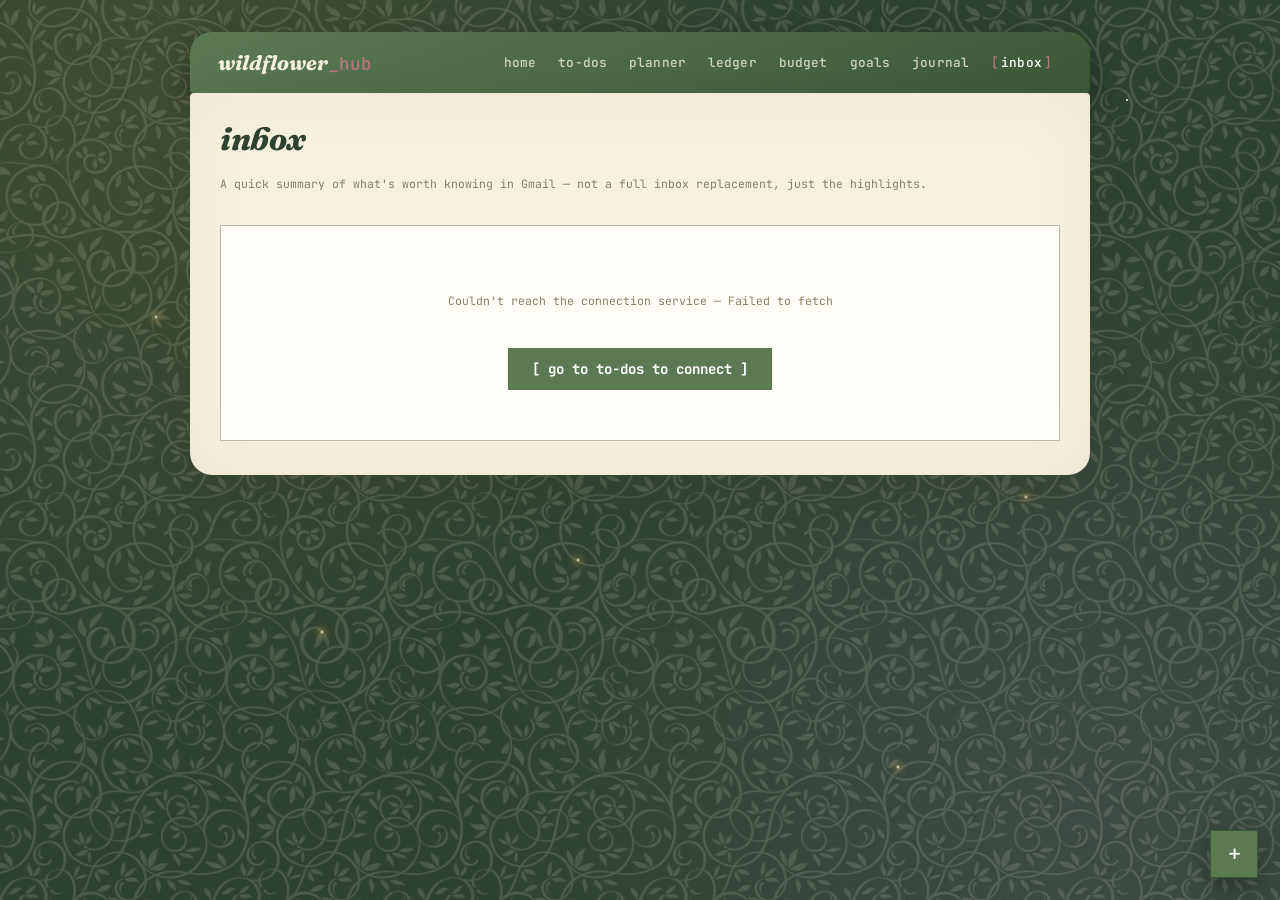
<file: inbox.html>
<!DOCTYPE html>
<html lang="en">
<head>
<meta charset="UTF-8">
<meta name="viewport" content="width=device-width, initial-scale=1.0">
<title>Inbox — Wildflower Hub</title>
<link rel="stylesheet" href="theme.css">
<link rel="icon" type="image/png" href="icon-192.png">
<script>window.HUB_ACTIVE = 'inbox';</script>
<style>
  .digest-card{ background:#fffdf8; border:1px solid var(--ink-line); border-radius:0; padding:18px 20px; margin: 14px 0; }
  .digest-card ul{ margin:6px 0 0; padding-left:18px; font-size:13.5px; line-height:1.7; color: var(--bark); }
  .connect-box{ text-align:center; padding: 34px 20px; }
  .connect-btn{ background: var(--moss); color:#fff; border:none; font-weight:700; font-size:14px; padding:12px 24px; border-radius:0; cursor:pointer; margin-top:14px; }
  .connect-btn:hover{ background: var(--moss-deep); }
  .status-line{ font-family:'JetBrains Mono',monospace; font-size:11px; color: var(--muted); margin-top: 10px; }
  .refresh-btn{ background:transparent; border:1px dashed var(--honey); color:#8a6a1f; font-size:11.5px; padding:7px 12px; border-radius:0; cursor:pointer; text-transform:lowercase; }
  .refresh-btn:hover{ background: rgba(214,169,74,0.12); }
</style>
</head>
<body>
<div class="book">
  <div class="cover"><div id="hub-nav"></div></div>
  <div class="pages">
    <h1>Inbox</h1>
    <p class="empty-note">A quick summary of what's worth knowing in Gmail — not a full inbox replacement, just the highlights.</p>
    <div id="app" class="card" style="margin-top:20px;">
      <div class="empty-note">loading…</div>
    </div>
  </div>
</div>

<script src="nav.js"></script>
<script src="hub-auth.js"></script>
<script src="quick-capture.js"></script>
<script>
(function(){
  const SUPABASE_URL = 'https://trwprtzbcuoqydgjphpr.supabase.co';
  const SUPABASE_ANON_KEY = 'sb_publishable_4CT647Bp6_UUUd4ipLOAmA_D5Z8Ml1Z';
  const AUTH_FN_URL = `${SUPABASE_URL}/functions/v1/google-tasks-auth`;
  const AI_FN_URL = `${SUPABASE_URL}/functions/v1/ai-summarize`;
  const GOOGLE_CLIENT_ID = '767676843739-43cgjkmulhjgnjdvah3v6qkkbn1h2ott.apps.googleusercontent.com';
  const REDIRECT_URI = 'https://hub.coradenning.site/todos.html'; // Tasks page owns the OAuth redirect; both scopes ride the same token
  const SCOPE = 'https://www.googleapis.com/auth/tasks https://www.googleapis.com/auth/gmail.readonly';

  const app = document.getElementById('app');

  async function callFn(url, body){
    const res = await fetch(url, {
      method: 'POST',
      headers: {
        'Content-Type': 'application/json',
        'Authorization': `Bearer ${SUPABASE_ANON_KEY}`,
        'apikey': SUPABASE_ANON_KEY
      },
      body: JSON.stringify(body)
    });
    const data = await res.json();
    if(!res.ok || data.error){
      throw new Error(data.error ? data.error + (data.detail ? ': ' + JSON.stringify(data.detail) : '') : ('HTTP '+res.status));
    }
    return data;
  }

  function buildAuthUrl(){
    const params = new URLSearchParams({
      client_id: GOOGLE_CLIENT_ID, redirect_uri: REDIRECT_URI, response_type: 'code',
      scope: SCOPE, access_type: 'offline', prompt: 'consent', include_granted_scopes: 'true'
    });
    return `https://accounts.google.com/o/oauth2/v2/auth?${params.toString()}`;
  }

  function renderConnect(message){
    app.innerHTML = `
      <div class="connect-box">
        <p class="empty-note">${message || "This uses the same Google connection as your To-Dos page — connect (or reconnect to add Gmail access) there first, then come back."}</p>
        <button class="connect-btn" id="connectBtn">[ go to to-dos to connect ]</button>
      </div>`;
    document.getElementById('connectBtn').addEventListener('click', ()=>{ window.location.href = 'todos.html'; });
  }

  function renderError(msg){
    app.innerHTML = `<div class="empty-note">Something went wrong: ${msg}. Try refreshing.</div>`;
  }

  function escapeHtml(s){ return (s||'').replace(/&/g,'&amp;').replace(/</g,'&lt;').replace(/>/g,'&gt;'); }

  function headerValue(headers, name){
    const h = (headers||[]).find(h=>h.name.toLowerCase()===name.toLowerCase());
    return h ? h.value : '';
  }

  async function fetchRecentEmails(accessToken){
    const listRes = await fetch('https://gmail.googleapis.com/gmail/v1/users/me/messages?maxResults=12&labelIds=INBOX&labelIds=UNREAD', {
      headers: { Authorization: `Bearer ${accessToken}` }
    });
    if(!listRes.ok){
      if(listRes.status===403) throw new Error('gmail_scope_missing');
      throw new Error('Gmail list failed: '+listRes.status);
    }
    const listData = await listRes.json();
    const ids = (listData.messages||[]).map(m=>m.id);

    const emails = [];
    for(const id of ids){
      const res = await fetch(`https://gmail.googleapis.com/gmail/v1/users/me/messages/${id}?format=metadata&metadataHeaders=Subject&metadataHeaders=From`, {
        headers: { Authorization: `Bearer ${accessToken}` }
      });
      if(!res.ok) continue;
      const msg = await res.json();
      emails.push({
        id,
        from: headerValue(msg.payload.headers, 'From'),
        subject: headerValue(msg.payload.headers, 'Subject') || '(no subject)',
        snippet: msg.snippet || ''
      });
    }
    return emails;
  }

  function paintDigest(digestText, emailCount, statusExtra){
    const bullets = digestText.split('\n').map(l=>l.replace(/^[-•\s]+/,'').trim()).filter(Boolean);
    app.innerHTML = `
      <div class="digest-card">
        <div class="accent-script" style="font-size:17px; margin-bottom:2px;">worth a glance today</div>
        <ul>${bullets.map(b=>`<li>${escapeHtml(b)}</li>`).join('')}</ul>
      </div>
      <div class="status-line">${emailCount} unread message${emailCount!==1?'s':''} checked${statusExtra} · <button class="refresh-btn" id="refreshBtn">refresh</button></div>
    `;
    document.getElementById('refreshBtn').addEventListener('click', ()=>renderDigest(window._hubAccessToken, true));
  }

  async function renderDigest(accessToken, skipCache){
    window._hubAccessToken = accessToken;
    const cached = skipCache ? null : window.hubCacheRead('inbox_digest');
    if(cached){
      paintDigest(cached.data.digestText, cached.data.emailCount, ` · from cache (${window.hubCacheAgeLabel(cached.ts)}) — checking for updates…`);
    } else {
      app.innerHTML = `<div class="ai-loading"><span class="ai-spinner"></span> reading your inbox…</div>`;
    }

    let emails;
    try{ emails = await fetchRecentEmails(accessToken); }
    catch(e){
      if(e.message === 'gmail_scope_missing'){
        renderConnect("Your Google connection doesn't include Gmail access yet — reconnect from the To-Dos page to add it.");
        return;
      }
      if(cached) return; // keep the cached digest visible rather than erroring out
      renderError(e.message); return;
    }

    if(emails.length===0){
      app.innerHTML = `<div class="empty-note">no unread messages — you're caught up.</div>`;
      return;
    }

    if(!cached) app.innerHTML = `<div class="ai-loading"><span class="ai-spinner"></span> checking your inbox…</div>`;
    let digestText, wasCached;
    try{
      const result = await callFn(AI_FN_URL, { task: 'inbox_digest', emails });
      digestText = result.digest || 'Could not generate a digest.';
      wasCached = result.cached;
    } catch(e){
      if(cached) return;
      digestText = 'Could not reach the summarizer — try refreshing.'; wasCached = false;
    }

    window.hubCacheWrite('inbox_digest', { digestText, emailCount: emails.length });
    paintDigest(digestText, emails.length, wasCached ? ' · unchanged since last check' : ' · freshly summarized');
  }

  async function init(){
    let result;
    try{ result = await callFn(AUTH_FN_URL, { action: 'access_token' }); }
    catch(e){ renderConnect("Couldn't reach the connection service — " + e.message); return; }
    if(!result.connected){ renderConnect(); return; }
    renderDigest(result.access_token);
  }

  init();
})();
</script>
</body>
</html>
</file>
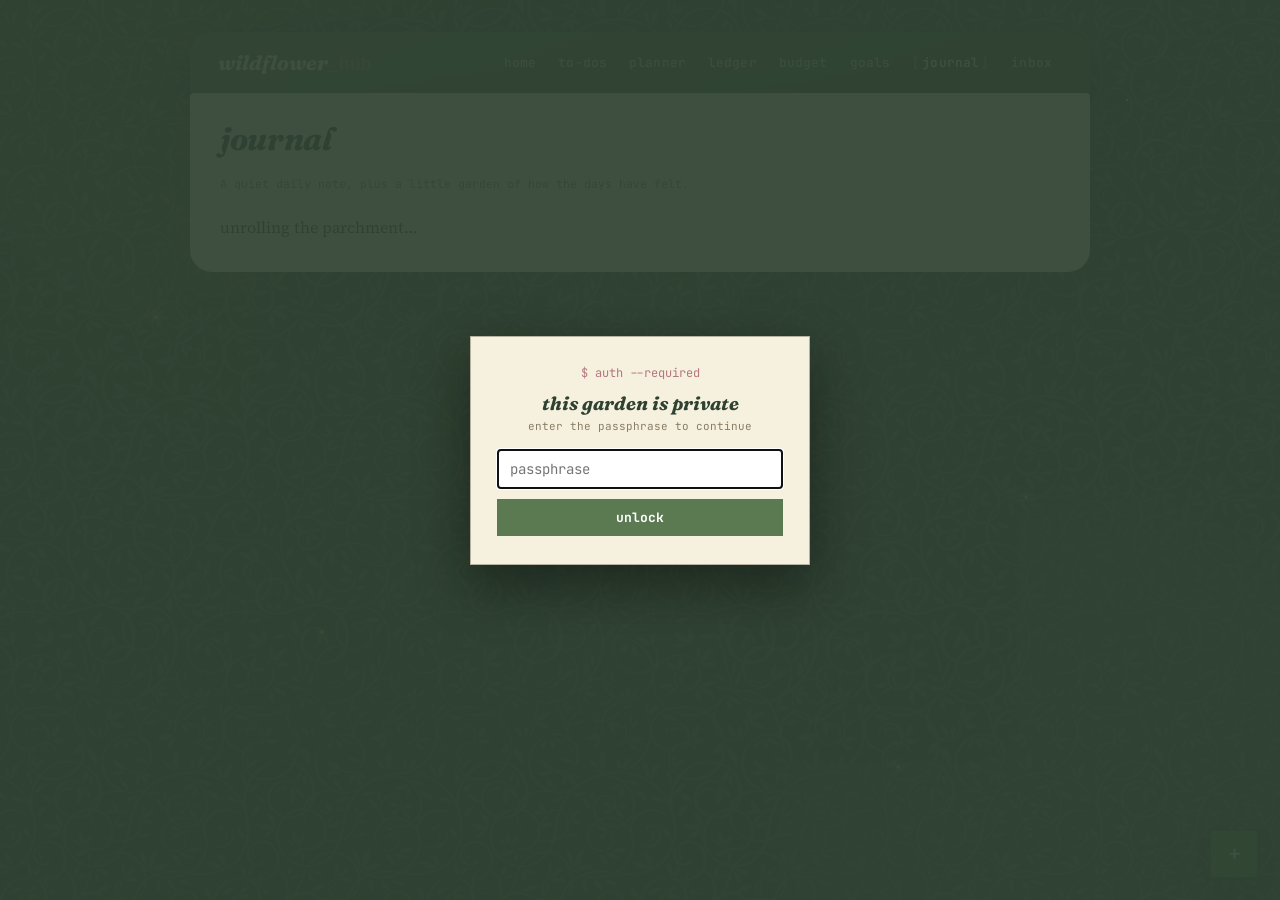
<file: journal.html>
<!DOCTYPE html>
<html lang="en">
<head>
<meta charset="UTF-8">
<meta name="viewport" content="width=device-width, initial-scale=1.0">
<title>Journal — Wildflower Hub</title>
<link rel="stylesheet" href="theme.css">
<link rel="icon" type="image/png" href="icon-192.png">
<script>window.HUB_ACTIVE = 'journal';</script>
<style>
  .mood-picker{ display:flex; gap:10px; margin: 10px 0 16px; flex-wrap:wrap; }
  .mood-btn{
    display:flex; flex-direction:column; align-items:center; gap:5px; background:#fffdf8;
    border:1px solid var(--ink-line); border-radius:0; padding:9px 12px; cursor:pointer;
    font-family:'JetBrains Mono',monospace; font-size:10px; color: var(--muted); transition: border-color 0.12s;
    text-transform:lowercase;
  }
  .mood-btn:hover{ border-color: var(--rose); }
  .mood-btn.selected{ border-color: var(--mood-color, var(--moss)); color: var(--bark); font-weight:700; }
  .mood-dot{ width:22px; height:22px; border-radius:60% 40% 55% 45% / 55% 45% 55% 45%; background: var(--mood-color); }

  .tag-row{ display:flex; gap:7px; flex-wrap:wrap; margin-bottom:16px; }
  .tag-chip{
    font-family:'JetBrains Mono',monospace; font-size:10.5px; padding:5px 11px; border-radius:0;
    border:1px solid var(--ink-line); background:#fff; color: var(--muted); cursor:pointer; text-transform:lowercase;
  }
  .tag-chip::before{ content:'#'; }
  .tag-chip.selected{ background: var(--honey); color:#fff; border-color: var(--honey); }

  #entryText{ width:100%; min-height:120px; font-family:'Source Serif 4',serif; font-size:13.5px; padding:12px 14px;
    border:1px solid var(--ink-line); border-radius:0; background:#fffdf8; color: var(--bark); resize:vertical; }
  .save-row{ display:flex; align-items:center; justify-content:space-between; margin-top:10px; flex-wrap:wrap; gap:8px; }
  .save-btn{ background: var(--moss); color:#fff; border:none; font-weight:700; font-size:13px; padding:10px 20px; border-radius:0; cursor:pointer; text-transform:lowercase; }
  .save-btn:hover{ background: var(--moss-deep); }

  .garden-grid{ display:grid; grid-template-columns: repeat(7, 1fr); gap:8px; margin: 14px 0; max-width:340px; }
  .garden-dot{
    aspect-ratio:1; cursor:pointer; border: none; background:transparent; padding:2px;
    border-radius:50%; transition: transform 0.15s;
  }
  .garden-dot:hover{ transform: scale(1.2); }
  .garden-dot.is-today{ background: rgba(47,66,50,0.08); outline: 1.5px solid var(--forest); outline-offset:0px; }
  .editing-label{ font-family:'JetBrains Mono',monospace; font-size:11px; color: var(--rose); }
</style>
</head>
<body>
<div class="book">
  <div class="cover"><div id="hub-nav"></div></div>
  <div class="pages">
    <h1>Journal</h1>
    <p class="empty-note">A quiet daily note, plus a little garden of how the days have felt.</p>
    <div id="app"><div class="loading">unrolling the parchment…</div></div>
  </div>
</div>

<script src="nav.js"></script>
<script src="hub-auth.js"></script>
<script src="quick-capture.js"></script>
<script>
(function(){
  const MOODS = [
    { key:'struggling', label:'struggling', color:'#8a7d64' },
    { key:'low',        label:'low',        color:'#C97B5A' },
    { key:'okay',       label:'okay',       color:'#D6A94A' },
    { key:'good',       label:'good',       color:'#5C7A52' },
    { key:'great',      label:'great',      color:'#A78BC9' },
  ];
  const TAG_OPTIONS = ['productive','tired','grateful','anxious','calm','stressed','excited','lonely','proud','overwhelmed'];

  const app = document.getElementById('app');
  const isoDate = d => d.getFullYear()+'-'+String(d.getMonth()+1).padStart(2,'0')+'-'+String(d.getDate()).padStart(2,'0');
  const todayStr = isoDate(new Date());

  function escapeHtml(s){ return (s||'').replace(/&/g,'&amp;').replace(/</g,'&lt;').replace(/>/g,'&gt;'); }

  let entries = {}; // { 'YYYY-MM-DD': { text, mood, tags:[] } }
  let editingDate = todayStr;

  function entryFor(dateStr){ return entries[dateStr] || { text:'', mood:null, tags:[] }; }

  function bloomDotSVG(color, hasEntry){
    const petals = 5;
    let ps = '';
    for(let i=0;i<petals;i++){
      const angle = (360/petals)*i;
      ps += `<ellipse cx="11" cy="4.5" rx="2.7" ry="4.2" fill="${color}" transform="rotate(${angle} 11 11)"/>`;
    }
    const center = hasEntry ? '#D6A94A' : '#d8cba3';
    return `<svg viewBox="0 0 22 22" width="100%" height="100%">${ps}<circle cx="11" cy="11" r="2.3" fill="${center}"/></svg>`;
  }

  async function save(){ await window.hubSet('journal', JSON.stringify({ entries })); }

  function last28Days(){
    const days = [];
    const cursor = new Date();
    for(let i=27;i>=0;i--){
      const d = new Date(cursor); d.setDate(cursor.getDate()-i);
      days.push(isoDate(d));
    }
    return days;
  }

  function render(){
    const entry = entryFor(editingDate);
    const moodColor = entry.mood ? MOODS.find(m=>m.key===entry.mood).color : null;

    let html = '';
    if(editingDate !== todayStr){
      html += `<div class="editing-label">&gt; editing ${editingDate} · <a href="#" id="backToToday">back to today</a></div>`;
    }

    html += `<div class="mood-picker">`;
    MOODS.forEach(m=>{
      const sel = entry.mood===m.key;
      html += `<button class="mood-btn ${sel?'selected':''}" data-mood="${m.key}" style="--mood-color:${m.color}">
        <span class="mood-dot" style="--mood-color:${m.color}"></span>${m.label}
      </button>`;
    });
    html += `</div>`;

    html += `<div class="tag-row">`;
    TAG_OPTIONS.forEach(t=>{
      const sel = (entry.tags||[]).includes(t);
      html += `<button class="tag-chip ${sel?'selected':''}" data-tag="${t}">${t}</button>`;
    });
    html += `</div>`;

    html += `<textarea id="entryText" placeholder="what happened today…">${escapeHtml(entry.text)}</textarea>`;
    html += `<div class="save-row">
      <button class="save-btn" id="saveEntryBtn">save entry</button>
      <span class="empty-note" id="savedNote" style="padding:0;"></span>
    </div>`;

    html += `<div class="section-title" style="margin-top:26px;">your garden</div>
      <p class="empty-note" style="margin-top:-6px;">last 28 days — click a bloom to revisit that day</p>`;
    html += `<div class="garden-grid">`;
    last28Days().forEach(ds=>{
      const e = entries[ds];
      const hasEntry = !!(e && e.mood);
      const color = hasEntry ? MOODS.find(m=>m.key===e.mood).color : '#e9ddc0';
      html += `<button class="garden-dot ${ds===todayStr?'is-today':''}" data-date="${ds}" title="${ds}${hasEntry?' · '+e.mood:''}">${bloomDotSVG(color, hasEntry)}</button>`;
    });
    html += `</div>`;

    app.innerHTML = html;

    if(editingDate !== todayStr){
      document.getElementById('backToToday').addEventListener('click', (ev)=>{ ev.preventDefault(); editingDate = todayStr; render(); });
    }
    app.querySelectorAll('.mood-btn').forEach(btn=>{
      btn.addEventListener('click', ()=>{
        entries[editingDate] = { ...entryFor(editingDate), mood: btn.dataset.mood };
        render();
      });
    });
    app.querySelectorAll('.tag-chip').forEach(btn=>{
      btn.addEventListener('click', ()=>{
        const tag = btn.dataset.tag;
        const current = entryFor(editingDate).tags || [];
        const next = current.includes(tag) ? current.filter(t=>t!==tag) : [...current, tag];
        entries[editingDate] = { ...entryFor(editingDate), tags: next };
        render();
      });
    });
    document.getElementById('saveEntryBtn').addEventListener('click', async ()=>{
      const text = document.getElementById('entryText').value;
      entries[editingDate] = { ...entryFor(editingDate), text };
      const note = document.getElementById('savedNote');
      note.textContent = 'saving…';
      try{ await save(); note.textContent = 'saved ✓'; }
      catch(e){ note.textContent = 'could not save — try again'; }
      setTimeout(()=>{ if(note) note.textContent=''; }, 2500);
    });
    document.getElementById('entryText').addEventListener('blur', async (ev)=>{
      const currentDate = editingDate;
      const text = ev.target.value;
      if(text === entryFor(currentDate).text) return; // nothing changed, skip the write
      entries[currentDate] = { ...entryFor(currentDate), text };
      try{ await save(); } catch(e){ console.error('journal autosave failed:', e); }
    });
    app.querySelectorAll('.garden-dot').forEach(dot=>{
      dot.addEventListener('click', ()=>{
        editingDate = dot.dataset.date;
        render();
      });
    });
  }

  async function init(){
    try{
      const v = await window.hubGet('journal');
      entries = (v ? JSON.parse(v).entries : null) || {};
    } catch(e){
      app.innerHTML = `<div class="empty-note">Couldn't load your journal — try refreshing.</div>`;
      return;
    }
    render();
  }

  window.hubRequireAuth(init);
})();
</script>
</body>
</html>
</file>
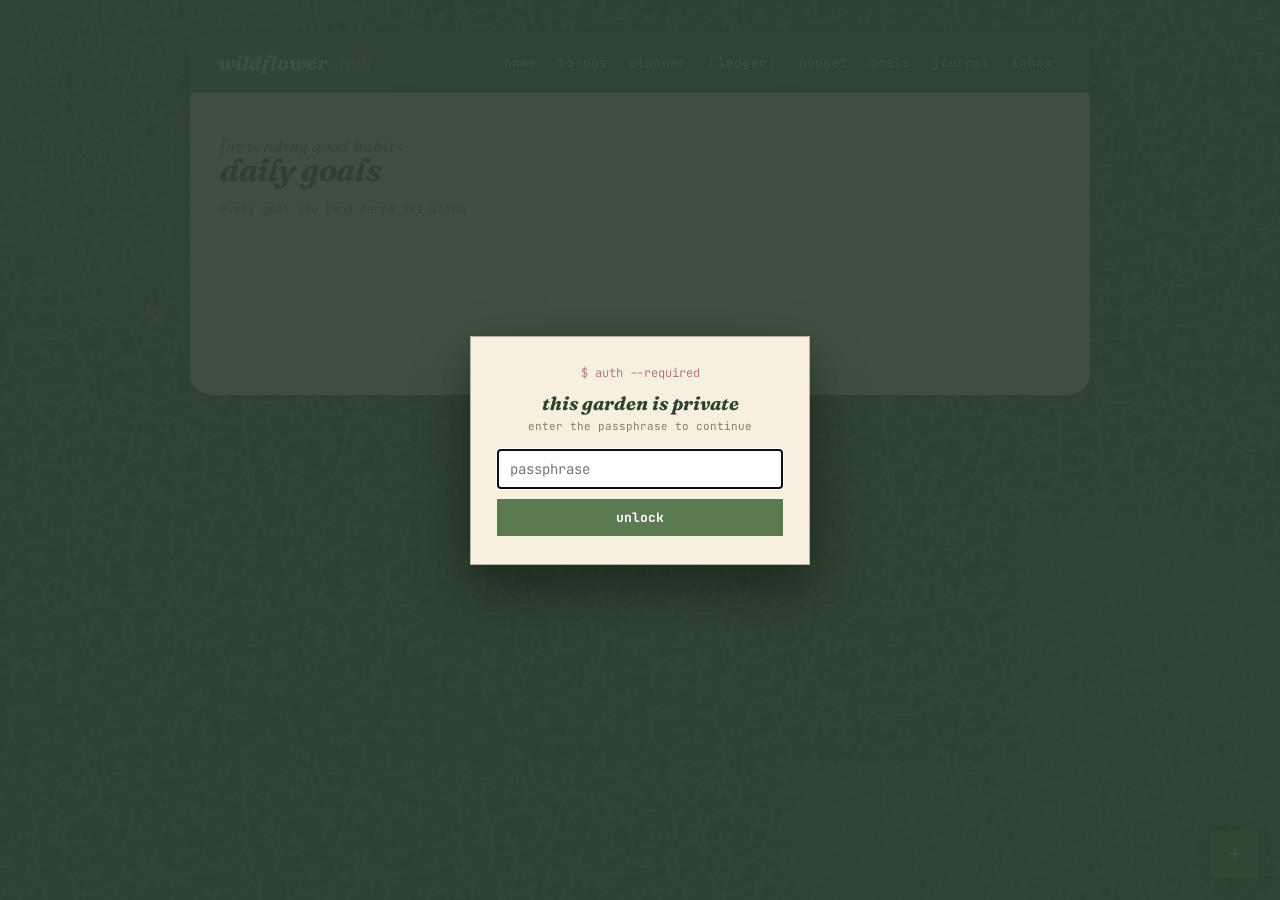
<file: ledger.html>
<!DOCTYPE html>
<html lang="en">
<head>
<meta charset="UTF-8">
<meta name="viewport" content="width=device-width, initial-scale=1.0">
<title>Ledger — Wildflower Hub</title>
<link rel="stylesheet" href="theme.css">
<link rel="icon" type="image/png" href="icon-192.png">
<link rel="manifest" href="manifest.json">
<link rel="apple-touch-icon" href="icon-192.png">
<meta name="apple-mobile-web-app-capable" content="yes">
<meta name="apple-mobile-web-app-title" content="Ledger">
<script>window.HUB_ACTIVE = 'ledger';</script>
<style>
  .balance-row{ display:flex; gap:14px; margin-bottom: 6px; flex-wrap:wrap; }
  .balance-card{ flex:1; min-width:160px; background:#fffdf8; border:1px solid var(--ink-line); border-radius:0; padding:15px 18px; box-shadow:none; }
  .balance-card .label{ font-family:'JetBrains Mono',monospace; font-size:10.5px; color: var(--muted); text-transform:lowercase; }
  .balance-card .value{ font-family:'Fraunces',serif; font-style:italic; font-weight:700; font-size:29px; color: var(--forest); font-variant-numeric: tabular-nums; }
  .balance-card.spend .value{ color: var(--clay); }
  .balance-card .sub{ font-family:'JetBrains Mono',monospace; font-size:10.5px; color:#a89b7d; margin-top:2px; }

  .section-title{ font-family:'Fraunces',serif; font-style:italic; font-weight:700; font-size:19px; color: var(--forest); margin: 24px 0 4px; display:flex; align-items:center; gap:8px; text-transform:lowercase; }
  .section-title::before{ content:'❀'; color: var(--clay); font-size:14px; }
  .section-vine{ width:100%; height:22px; opacity:0.45; margin-bottom:10px; }
  .section-vine svg{ width:100%; height:100%; display:block; }

  .recap-card{ background:#fffdf8; border: 1px solid var(--ink-line); border-radius:0; padding:16px 20px; margin: 10px 0 4px; position:relative; }
  .recap-card .rc-title{ font-family:'Fraunces',serif; font-style:italic; font-weight:700; font-size:19px; color: var(--forest); margin-bottom:6px; display:flex; align-items:center; gap:6px; text-transform:lowercase; }
  .recap-grid{ display:grid; grid-template-columns: repeat(auto-fit,minmax(150px,1fr)); gap:10px; }
  .recap-item{ font-family:'JetBrains Mono',monospace; font-size:11.5px; color: var(--bark); }
  .recap-item b{ color: var(--moss-deep); }

  .today-list{ display:flex; flex-direction:column; gap:9px; margin-bottom:6px; }
  .today-item{ display:flex; align-items:center; gap:12px; background:#fffdf8; border:1px solid var(--ink-line); border-radius:0; padding:11px 15px; transition: border-color 0.2s; }
  .today-item:hover{ border-color: var(--rose); }
  .leaf-check{
    appearance:none; -webkit-appearance:none; width:22px; height:22px; min-width:22px;
    border-radius: 0;
    border: 2px solid var(--moss); background: #fff; cursor:pointer; position:relative;
    transition: transform 0.1s;
  }
  .leaf-check:active{ transform: scale(0.9); }
  .leaf-check:checked{ background: var(--moss); border-color: var(--moss-deep); }
  .leaf-check:checked::after{ content:'✓'; position:absolute; inset:0; display:flex; align-items:center; justify-content:center; color:#fff; font-size:13px; }
  .today-item .ti-name{ font-weight:700; color: var(--bark); font-size:14.5px; }
  .today-item .ti-meta{ font-family:'JetBrains Mono',monospace; font-size:10.5px; color: var(--muted); margin-top:2px; }
  .today-item .ti-val{ margin-left:auto; font-family:'Fraunces',serif; font-style:italic; font-weight:700; font-size:17px; color: var(--moss-deep); white-space:nowrap; padding-left:8px; display:flex; align-items:center; gap:6px; }
  .pill{ display:inline-block; padding:1px 7px; border:1px solid currentColor; border-radius:0; font-family:'JetBrains Mono',monospace; font-size:9px; letter-spacing:0.2px; text-transform:lowercase; margin-left:6px; }
  .pill.freq{ background:transparent; color:#8a6a34; }
  .pill.done{ background:transparent; color: var(--moss-deep); }

  .bloom{ display:inline-flex; }
  .bloom svg{ width:22px; height:22px; }

  .setup-grid{ display:grid; grid-template-columns: 1fr 1fr; gap:12px; margin-bottom:8px; }
  label{ font-family:'JetBrains Mono',monospace; font-size:11px; color: var(--muted); display:block; margin-bottom:3px; text-transform:lowercase; }
  input[type=number], input[type=text], select{
    width:100%; font-family:'JetBrains Mono',monospace; font-size:13px; padding:8px 10px;
    border:1px solid var(--ink-line); border-radius:0; background:#fff; color: var(--bark);
  }
  .budget-hint, .weight-note{ font-family:'JetBrains Mono',monospace; font-size:11px; color: var(--muted); line-height:1.6; margin: 2px 0 12px; }
  .goals-editor{ display:flex; flex-direction:column; gap:8px; margin-bottom:10px; }
  .goal-row{ display:grid; grid-template-columns: 2fr 1.1fr 0.8fr auto; gap:6px; align-items:center; background:#fff; padding:9px; border:1px solid var(--ink-line); border-radius:0; }
  .goal-row .g-stats{ font-family:'JetBrains Mono',monospace; font-size:10px; color: var(--muted); grid-column: 1 / -1; }
  .icon-btn{ background:transparent; border:1px solid var(--ink-line); border-radius:0; color: var(--clay); cursor:pointer; width:28px; height:28px; font-size:14px; }
  .icon-btn:hover{ border-color: var(--clay); background:#f6f1e0; }
  .quick-add{ display:flex; gap:8px; align-items:center; background:#fffdf8; border:1px dashed var(--honey); border-radius:0; padding:10px 12px; margin: 4px 0 20px; flex-wrap:wrap; }
  .quick-add input[type=text]{ flex:2; min-width:140px; }
  .quick-add select{ flex:1; min-width:90px; }
  .quick-add input[type=number]{ width:60px; flex:none; }
  .quick-add .add-goal-btn{ flex:none; white-space:nowrap; }
  @keyframes justAdded{ 0%{ box-shadow:0 0 0 3px rgba(214,169,74,0.7); } 100%{ box-shadow:0 0 0 3px rgba(214,169,74,0); } }
  .today-item.just-added{ animation: justAdded 1.6s ease-out; }
  .add-goal-btn, .util-btn{ background:transparent; border:1px dashed var(--honey); color:#8a6a1f; font-size:12px; letter-spacing:0.2px; padding:7px 12px; border-radius:0; cursor:pointer; text-transform:lowercase; }
  .add-goal-btn:hover, .util-btn:hover{ background:rgba(214,169,74,0.12); }
  .save-btn{ background: var(--moss); color:#fff; border:none; font-weight:700; letter-spacing:0.2px; font-size:12.5px; padding:10px 18px; border-radius:0; cursor:pointer; margin-top:6px; text-transform:lowercase; }
  .save-btn:hover{ background: var(--moss-deep); }

  .week-nav{ display:flex; align-items:center; justify-content:space-between; margin-bottom:8px; flex-wrap:wrap; gap:6px; }
  .week-nav button{ background:none; border:1px solid var(--ink-line); border-radius:0; padding:5px 12px; cursor:pointer; color: var(--forest); text-transform:lowercase; }
  .week-nav button:hover{ border-color: var(--rose); }
  .week-nav .period-label{ font-family:'Fraunces',serif; font-style:italic; font-size:15px; color: var(--bark); }

  table.ledger{ width:100%; border-collapse:collapse; font-size:12px; margin-bottom:10px; font-variant-numeric: tabular-nums; font-family:'JetBrains Mono',monospace; }
  table.ledger th{ text-align:left; font-size:10px; color: var(--muted); padding:5px 4px; border-bottom:1px solid var(--ink-line); font-weight:700; text-transform:lowercase; letter-spacing:0.2px; }
  table.ledger td{ padding:6px 4px; border-bottom:1px dotted var(--ink-line); vertical-align:middle; }
  .date-cell{ white-space:nowrap; color: var(--bark); }
  .date-cell.today{ font-weight:800; color: var(--moss-deep); }
  .goal-cell{ text-align:center; }
  .stamp-cell{ text-align:center; width:34px; }
  .stamp svg{ width:20px; height:20px; }
  .day-earn{ text-align:right; color: var(--moss-deep); white-space:nowrap; }

  .cashout-row{ display:flex; justify-content:flex-end; gap:10px; margin-top:16px; flex-wrap:wrap; }
  .cashout-btn{ background: var(--honey); color:#fff; border:none; font-weight:700; letter-spacing:0.2px; font-size:12.5px; padding:10px 18px; border-radius:0; cursor:pointer; text-transform:lowercase; }
  .cashout-btn:hover{ filter:brightness(0.95); }
  .cashout-btn:disabled{ opacity:0.4; cursor:not-allowed; }

  .loading{ color: rgba(246,240,222,0.75); font-family:'JetBrains Mono',monospace; font-size:14px; padding:50px; text-align:center; }
  details.settings summary{ cursor:pointer; font-family:'Fraunces',serif; font-style:italic; font-weight:700; font-size:17px; color: var(--forest); margin-bottom:10px; text-transform:lowercase; }
  .empty-note{ font-size:12px; color: var(--muted); padding:6px 0 14px; }

  @media (max-width:520px){
    .setup-grid{ grid-template-columns:1fr; }
    .balance-row{ flex-direction:column; }
    .goal-row{ grid-template-columns: 1fr 1fr; }
  }
</style>
</head>
<body>

<div class="book">
  <div class="cover"><div id="hub-nav"></div></div>
  <div class="pages">
    <p class="accent-script" style="margin-bottom:-4px;">for tending good habits</p>
    <h1>daily goals</h1>
    <p class="empty-note" style="margin-top:-4px;">every goal you tend earns its bloom</p>
    <div id="app"><div class="loading">unrolling the parchment…</div></div>
  </div>
</div>

<script src="nav.js"></script>
<script src="hub-auth.js"></script>
<script src="quick-capture.js"></script>
<script>

(function(){
  const DEFAULT_SETTINGS = {
    periodType: 'week',
    periodBudget: 20,
    perfectBonusPct: 10,
    goals: [
      {id:'g1', name:'Russian speaking practice', frequency:'daily', weight:3},
      {id:'g2', name:'Anki review', frequency:'daily', weight:2},
      {id:'g3', name:'Check email inbox zero', frequency:'daily', weight:1}
    ]
  };
  const HABIT_DAYS = 14;
  const HABIT_WEEKS = 4;
  const BASE_PCT = 25;

  let settings = null;
  let completions = { daily:{}, weekly:{}, perfectBonuses:{} };
  let weekOffset = 0;
  let editingSettings = false;
  let lastAddedGoalId = null;

  const app = document.getElementById('app');
  const fmt = n => '$' + n.toFixed(2);
  const escapeHtml = s => (s||'').replace(/&/g,'&amp;').replace(/</g,'&lt;').replace(/>/g,'&gt;').replace(/"/g,'&quot;');
  const isoDate = d => d.getFullYear()+'-'+String(d.getMonth()+1).padStart(2,'0')+'-'+String(d.getDate()).padStart(2,'0');
  function startOfWeek(d){ const date=new Date(d); const day=(date.getDay()+6)%7; date.setDate(date.getDate()-day); date.setHours(0,0,0,0); return date; }

  // --- Hand-drawn decorative SVGs (no emoji; monochrome/duotone line art) ---
  function vineSVG(color){
    let petals = '';
    for(let i=0;i<5;i++){
      petals += `<ellipse cx="10" cy="4.5" rx="1.9" ry="3.2" fill="${color}" opacity="0.85" transform="rotate(${(360/5)*i} 10 10)"/>`;
    }
    return `<span style="position:relative;display:flex;align-items:center;justify-content:center;width:100%;height:100%;">
      <span style="position:absolute;left:0;right:0;top:50%;height:1px;transform:translateY(-50%);background:linear-gradient(to right, transparent, ${color}, transparent);opacity:0.5;"></span>
      <svg viewBox="0 0 20 20" style="position:relative;display:block;width:18px;height:18px;z-index:1;">
        ${petals}<circle cx="10" cy="10" r="1.4" fill="#fffdf8"/>
      </svg>
    </span>`;
  }
  function bloomSVG(pct){
    const petals = 5;
    const filled = Math.round((pct/100)*petals);
    let ps = '';
    for(let i=0;i<petals;i++){
      const angle = (360/petals)*i;
      const on = i < filled;
      ps += `<ellipse cx="11" cy="4.5" rx="2.6" ry="4" fill="${on?'#C97B5A':'#e7ddc4'}" transform="rotate(${angle} 11 11)"/>`;
    }
    return `<svg viewBox="0 0 22 22" class="bloom-svg">${ps}<circle cx="11" cy="11" r="2.4" fill="#D6A94A"/></svg>`;
  }
  function stampSVG(){
    let ps = '';
    for(let i=0;i<6;i++){
      const angle = (360/6)*i;
      ps += `<ellipse cx="10" cy="4" rx="2.3" ry="3.6" fill="#A78BC9" opacity="0.9" transform="rotate(${angle} 10 10)"/>`;
    }
    return `<svg viewBox="0 0 20 20">${ps}<circle cx="10" cy="10" r="2.1" fill="#D6A94A"/></svg>`;
  }

  // ====== BACKEND ======
  // Data access now goes through hub-auth.js (window.hubGet/hubSet), which
  // talks to the passphrase-gated hub-data Edge Function rather than the
  // Supabase table directly — the table's RLS no longer allows anon access
  // at all. supaGet/supaSet are kept as thin wrappers so nothing below
  // needed to change.
  const configured = true;
  async function supaGet(key){ return window.hubGet(key); }
  async function supaSet(key, value){ return window.hubSet(key, value); }

  function getPeriodDates(offset){
    const today = new Date();
    if(settings.periodType==='week'){
      const base = startOfWeek(today); base.setDate(base.getDate()+offset*7);
      const days=[]; for(let i=0;i<7;i++){ const d=new Date(base); d.setDate(base.getDate()+i); days.push(d); }
      return days;
    } else {
      const base = new Date(today.getFullYear(), today.getMonth()+offset, 1);
      const days=[]; const dim = new Date(base.getFullYear(), base.getMonth()+1, 0).getDate();
      for(let i=0;i<dim;i++) days.push(new Date(base.getFullYear(), base.getMonth(), i+1));
      return days;
    }
  }
  function periodWeekStarts(dates){
    const map = new Map();
    dates.forEach(d=>{ const ws=startOfWeek(d); const key=isoDate(ws); if(!map.has(key)) map.set(key,ws); });
    return Array.from(map.values()).sort((a,b)=>a-b);
  }
  function periodLabel(dates){
    const opts={month:'short',day:'numeric'};
    return settings.periodType==='week'
      ? dates[0].toLocaleDateString(undefined,opts)+' – '+dates[6].toLocaleDateString(undefined,opts)
      : dates[0].toLocaleDateString(undefined,{month:'long',year:'numeric'});
  }

  async function loadData(){
    if(!configured){
      app.innerHTML = '<div class="empty-note">This ledger needs a backend connection before it can save anything. Open the file and fill in SUPABASE_URL and SUPABASE_ANON_KEY near the top of the &lt;script&gt; tag (find them in Supabase → Settings → API), then reload this page.</div>';
      return;
    }
    try{ const v = await supaGet('settings'); settings = v?JSON.parse(v):JSON.parse(JSON.stringify(DEFAULT_SETTINGS)); }
    catch(e){ console.error(e); settings = JSON.parse(JSON.stringify(DEFAULT_SETTINGS)); }
    if(settings.perfectBonusPct===undefined) settings.perfectBonusPct = 10;
    // Drop any legacy one-time goals — the "once" frequency has been retired
    // in favor of the separate To-Dos page.
    settings.goals = (settings.goals||[]).filter(g=>g.frequency!=='once');
    // Auto-plant the goal the To-Dos page links to, if it isn't there yet.
    if(!settings.goals.some(g=>g.id==='todos-complete')){
      settings.goals.push({id:'todos-complete', name:'Complete all to-dos', frequency:'daily', weight:2});
    }
    await saveSettings();
    try{ const v = await supaGet('completions'); completions = v?JSON.parse(v):{daily:{},weekly:{},perfectBonuses:{}}; }
    catch(e){ console.error(e); completions = {daily:{},weekly:{},perfectBonuses:{}}; }
    completions.daily = completions.daily||{}; completions.weekly = completions.weekly||{};
    completions.perfectBonuses = completions.perfectBonuses||{};
    checkAndClaimPerfectBonus();
    await saveCompletions();

    safeRender();
  }
  async function saveSettings(){ try{ await supaSet('settings', JSON.stringify(settings)); }catch(e){ console.error(e); } }
  let _saveChain = Promise.resolve();
  function saveCompletions(){
    _saveChain = _saveChain.then(async ()=>{
      try{ await supaSet('completions', JSON.stringify(completions)); }
      catch(e){ console.error(e); }
    });
    return _saveChain;
  }
  async function cashOut(amount){
    try{ const v = await supaGet('cashedOut'); let cur = v?parseFloat(v):0; cur+=amount; await supaSet('cashedOut', String(cur)); }
    catch(e){ console.error(e); await supaSet('cashedOut', String(amount)).catch(()=>{}); }
    safeRender();
  }

  const dailyGoalsFn = () => settings.goals.filter(g=>g.frequency==='daily');
  const weeklyGoalsFn = () => settings.goals.filter(g=>g.frequency==='weekly');

  function dailyStreakAt(goalId, dateStr){
    let count=0; let d=new Date(dateStr+'T00:00:00');
    while(true){ const ds=isoDate(d); if(completions.daily[goalId] && completions.daily[goalId][ds]){ count++; d.setDate(d.getDate()-1); } else break; }
    return count;
  }
  function weeklyStreakAt(goalId, weekStartStr){
    let count=0; let d=new Date(weekStartStr+'T00:00:00');
    while(true){ const ds=isoDate(d); if(completions.weekly[goalId] && completions.weekly[goalId][ds]){ count++; d.setDate(d.getDate()-7); } else break; }
    return count;
  }
  function multiplierPct(streakCount, habitUnits){
    if(streakCount<=0) return 0;
    return BASE_PCT + (100-BASE_PCT) * Math.min(streakCount-1, habitUnits-1) / (habitUnits-1);
  }

  function totalWeight(dates){
    const weekStarts = periodWeekStarts(dates);
    let tw = 0;
    dailyGoalsFn().forEach(g=> tw += (g.weight||1) * dates.length);
    weeklyGoalsFn().forEach(g=> tw += (g.weight||1) * weekStarts.length);
    return tw;
  }
  function perInstanceValue(g, dates){
    const tw = totalWeight(dates);
    if(tw<=0) return 0;
    return settings.periodBudget * (g.weight||1) / tw;
  }

  function checkAndClaimPerfectBonus(){
    const dGoals = dailyGoalsFn();
    if(dGoals.length===0) return;
    const today = new Date(); today.setHours(0,0,0,0);
    const windowStart = new Date(today); windowStart.setDate(today.getDate()-6);
    let allDone = true;
    for(let i=0;i<7;i++){
      const d = new Date(windowStart); d.setDate(windowStart.getDate()+i);
      const ds = isoDate(d);
      const dayOk = dGoals.every(g=> completions.daily[g.id] && completions.daily[g.id][ds]);
      if(!dayOk){ allDone=false; break; }
    }
    const key = isoDate(windowStart);
    if(allDone && !completions.perfectBonuses[key]){
      const amount = settings.periodBudget * (settings.perfectBonusPct||0) / 100;
      completions.perfectBonuses[key] = amount;
    } else if(!allDone && completions.perfectBonuses[key]){
      delete completions.perfectBonuses[key];
    }
  }

  function computePeriodTotals(dates){
    const weekStarts = periodWeekStarts(dates);
    let recurringEarned = 0;
    dailyGoalsFn().forEach(g=>{
      const piv = perInstanceValue(g, dates);
      dates.forEach(d=>{
        const ds = isoDate(d);
        if(completions.daily[g.id] && completions.daily[g.id][ds]){
          recurringEarned += piv * multiplierPct(dailyStreakAt(g.id, ds), HABIT_DAYS)/100;
        }
      });
    });
    weeklyGoalsFn().forEach(g=>{
      const piv = perInstanceValue(g, dates);
      weekStarts.forEach(ws=>{
        const wss = isoDate(ws);
        if(completions.weekly[g.id] && completions.weekly[g.id][wss]){
          recurringEarned += piv * multiplierPct(weeklyStreakAt(g.id, wss), HABIT_WEEKS)/100;
        }
      });
    });
    let bonusEarned = 0;
    Object.keys(completions.perfectBonuses).forEach(key=>{
      const kd = new Date(key+'T00:00:00');
      if(kd >= dates[0] && kd <= dates[dates.length-1]) bonusEarned += completions.perfectBonuses[key];
    });
    return { recurringEarned, bonusEarned, total: recurringEarned+bonusEarned };
  }

  function csvExport(){
    const rows = [];
    Object.keys(completions.daily).forEach(goalId=>{
      const g = settings.goals.find(x=>x.id===goalId);
      const name = g ? g.name : '(removed goal)';
      Object.keys(completions.daily[goalId]).forEach(ds=>{
        if(completions.daily[goalId][ds]){
          const dates = getPeriodDates(0);
          const val = g ? perInstanceValue(g, dates) * multiplierPct(dailyStreakAt(goalId, ds), HABIT_DAYS)/100 : 0;
          rows.push([ds, name, 'daily', 'completed', val.toFixed(2)]);
        }
      });
    });
    Object.keys(completions.weekly).forEach(goalId=>{
      const g = settings.goals.find(x=>x.id===goalId);
      const name = g ? g.name : '(removed goal)';
      Object.keys(completions.weekly[goalId]).forEach(ws=>{
        if(completions.weekly[goalId][ws]){
          const dates = getPeriodDates(0);
          const val = g ? perInstanceValue(g, dates) * multiplierPct(weeklyStreakAt(goalId, ws), HABIT_WEEKS)/100 : 0;
          rows.push([ws, name, 'weekly', 'completed', val.toFixed(2)]);
        }
      });
    });
    Object.keys(completions.perfectBonuses).forEach(key=>{
      rows.push([key, 'Perfect week bonus', 'bonus', 'earned', completions.perfectBonuses[key].toFixed(2)]);
    });
    rows.sort((a,b)=> a[0]<b[0]?-1:1);
    const csv = [['Date','Goal','Frequency','Status','Value'], ...rows].map(r=>r.map(c=>'"'+String(c).replace(/"/g,'""')+'"').join(',')).join('\n');
    const blob = new Blob([csv], {type:'text/csv'});
    const url = URL.createObjectURL(blob);
    const a = document.createElement('a');
    a.href = url; a.download = 'wildflower-ledger-export.csv';
    document.body.appendChild(a); a.click(); document.body.removeChild(a);
    URL.revokeObjectURL(url);
  }

  function render(){
    const dates = getPeriodDates(weekOffset);
    const weekStarts = periodWeekStarts(dates);
    const { recurringEarned, bonusEarned, total } = computePeriodTotals(dates);
    const today = new Date(); today.setHours(0,0,0,0);
    const todayStr = isoDate(today);
    const currentWeekStart = isoDate(startOfWeek(today));
    const goalCount = dailyGoalsFn().length + weeklyGoalsFn().length;

    let html = '';
    html += `<div class="balance-row">
      <div class="balance-card"><div class="label">the most this ${settings.periodType} can bloom</div><div class="value">${fmt(settings.periodBudget)}</div>
        <div class="sub">${goalCount} tended goal${goalCount!==1?'s':''}</div></div>
      <div class="balance-card spend"><div class="label">earned so far</div><div class="value">${fmt(total)}</div>
        <div class="sub">${fmt(recurringEarned)} goals${bonusEarned>0?' + '+fmt(bonusEarned)+' bonus':''}</div></div>
    </div>`;

    const pastOrTodayDates = dates.filter(d=>d<=today);
    const dGoals = dailyGoalsFn();
    let fullDays = 0;
    pastOrTodayDates.forEach(d=>{ const ds=isoDate(d); if(dGoals.length>0 && dGoals.every(g=> completions.daily[g.id] && completions.daily[g.id][ds])) fullDays++; });
    let bestStreak = { name:'—', val:0 };
    dGoals.forEach(g=>{ const s = dailyStreakAt(g.id, todayStr); if(s>bestStreak.val) bestStreak = {name:g.name, val:s}; });
    weeklyGoalsFn().forEach(g=>{ const s = weeklyStreakAt(g.id, currentWeekStart); if(s>bestStreak.val) bestStreak = {name:g.name+' (wk)', val:s}; });
    html += `<div class="recap-card">
      <div class="rc-title">❦ this ${settings.periodType}'s recap</div>
      <div class="recap-grid">
        <div class="recap-item"><b>${fullDays}/${pastOrTodayDates.length}</b> full days so far</div>
        <div class="recap-item"><b>${bestStreak.val}</b> longest streak — ${escapeHtml(bestStreak.name)}</div>
        <div class="recap-item"><b>${fmt(total)}</b> earned this ${settings.periodType}</div>
      </div>
    </div>`;

    html += `<div class="section-title">today — ${today.toLocaleDateString(undefined,{weekday:'long',month:'short',day:'numeric'})}</div>`;
    html += `<div class="today-list">`;
    let any = false;
    dGoals.forEach(g=>{
      any = true;
      const done = !!(completions.daily[g.id] && completions.daily[g.id][todayStr]);
      const piv = perInstanceValue(g, dates);
      const currentStreak = dailyStreakAt(g.id, done ? todayStr : isoDate(new Date(today.getTime()-86400000)));
      const projectedStreak = done ? currentStreak : currentStreak+1;
      const pct = multiplierPct(projectedStreak, HABIT_DAYS);
      html += `<div class="today-item">
        <input type="checkbox" class="leaf-check" data-kind="daily" data-goal="${g.id}" data-date="${todayStr}" ${done?'checked':''}>
        <div><div class="ti-name">${escapeHtml(g.name)}<span class="pill freq">daily</span>${done?'<span class="pill done">done</span>':''}</div>
        <div class="ti-meta">weight ${g.weight} · streak ${currentStreak}d → ${pct.toFixed(0)}%</div></div>
        <div class="ti-val"><span class="bloom">${bloomSVG(pct)}</span>${fmt(piv*pct/100)}</div>
      </div>`;
    });
    weeklyGoalsFn().forEach(g=>{
      any = true;
      const done = !!(completions.weekly[g.id] && completions.weekly[g.id][currentWeekStart]);
      const piv = perInstanceValue(g, dates);
      const currentStreak = weeklyStreakAt(g.id, done ? currentWeekStart : isoDate(new Date(startOfWeek(today).getTime()-7*86400000)));
      const projectedStreak = done ? currentStreak : currentStreak+1;
      const pct = multiplierPct(projectedStreak, HABIT_WEEKS);
      html += `<div class="today-item">
        <input type="checkbox" class="leaf-check" data-kind="weekly" data-goal="${g.id}" data-date="${currentWeekStart}" ${done?'checked':''}>
        <div><div class="ti-name">${escapeHtml(g.name)}<span class="pill freq">weekly</span>${done?'<span class="pill done">done this week</span>':''}</div>
        <div class="ti-meta">weight ${g.weight} · streak ${currentStreak}wk → ${pct.toFixed(0)}%</div></div>
        <div class="ti-val"><span class="bloom">${bloomSVG(pct)}</span>${fmt(piv*pct/100)}</div>
      </div>`;
    });
    if(!any) html += `<div class="empty-note">no goals planted yet — add one below.</div>`;
    html += `</div>`;

    html += `<div class="quick-add" id="quickAddFlash">
      <input type="text" id="qaName" placeholder="new goal name…" maxlength="60">
      <select id="qaFreq">
        <option value="daily">daily</option>
        <option value="weekly">weekly</option>
      </select>
      <input type="number" id="qaWeight" min="1" max="10" step="1" value="2" title="weight (priority)">
      <button class="add-goal-btn" id="qaAddBtn">+ add</button>
    </div>`;

    const dailyGoals = dGoals;
    if(dailyGoals.length){
      html += `<div class="section-title">daily ledger</div><div class="section-vine">${vineSVG('#C97B5A')}</div>`;
      html += `<div class="week-nav"><button id="prevPeriod">&larr; prev</button><div class="period-label">${periodLabel(dates)}</div><button id="nextPeriod" ${weekOffset>=0?'disabled':''}>next &rarr;</button></div>`;
      html += `<table class="ledger"><thead><tr><th>date</th>`;
      dailyGoals.forEach(g=> html += `<th>${escapeHtml(g.name)}</th>`);
      html += `<th class="stamp-cell">✓</th><th style="text-align:right">earned</th></tr></thead><tbody>`;
      dates.forEach(d=>{
        const ds = isoDate(d); const isFuture = d > today;
        let dayVal=0, doneCount=0, rowCells='';
        dailyGoals.forEach(g=>{
          const done = !!(completions.daily[g.id] && completions.daily[g.id][ds]);
          if(done){ doneCount++; const piv=perInstanceValue(g,dates); dayVal += piv*multiplierPct(dailyStreakAt(g.id,ds),HABIT_DAYS)/100; }
          rowCells += `<td class="goal-cell"><input type="checkbox" class="goal-check" data-kind="daily" data-goal="${g.id}" data-date="${ds}" ${done?'checked':''} ${isFuture?'disabled':''}></td>`;
        });
        html += `<tr><td class="date-cell ${ds===todayStr?'today':''}">${d.toLocaleDateString(undefined,{weekday:'short',month:'short',day:'numeric'})}</td>${rowCells}<td class="stamp-cell">${doneCount===dailyGoals.length && dailyGoals.length>0?'<span class="stamp">'+stampSVG()+'</span>':''}</td><td class="day-earn">${dayVal>0?fmt(dayVal):'—'}</td></tr>`;
      });
      html += `</tbody></table>`;
    }

    const weeklyGoals = weeklyGoalsFn();
    if(weeklyGoals.length){
      html += `<div class="section-title">weekly ledger</div><div class="section-vine">${vineSVG('#C97B5A')}</div>`;
      html += `<table class="ledger"><thead><tr><th>week of</th>`;
      weeklyGoals.forEach(g=> html += `<th>${escapeHtml(g.name)}</th>`);
      html += `<th style="text-align:right">earned</th></tr></thead><tbody>`;
      weekStarts.forEach(ws=>{
        const wss = isoDate(ws); const isFuture = ws > today;
        let wVal=0, rowCells='';
        weeklyGoals.forEach(g=>{
          const done = !!(completions.weekly[g.id] && completions.weekly[g.id][wss]);
          if(done){ const piv=perInstanceValue(g,dates); wVal += piv*multiplierPct(weeklyStreakAt(g.id,wss),HABIT_WEEKS)/100; }
          rowCells += `<td class="goal-cell"><input type="checkbox" class="goal-check" data-kind="weekly" data-goal="${g.id}" data-date="${wss}" ${done?'checked':''} ${isFuture?'disabled':''}></td>`;
        });
        html += `<tr><td class="date-cell">${ws.toLocaleDateString(undefined,{month:'short',day:'numeric'})}</td>${rowCells}<td class="day-earn">${wVal>0?fmt(wVal):'—'}</td></tr>`;
      });
      html += `</tbody></table>`;
    }

    html += `<div class="cashout-row">
      <button class="util-btn" id="exportBtn">⤓ export csv</button>
      <button class="cashout-btn" id="cashOutBtn" ${total<=0?'disabled':''}>cash out ${fmt(total)} as fun money</button>
    </div>`;

    html += `<details class="settings" ${editingSettings?'open':''} id="settingsDetails"><summary>tend your goals &amp; budget</summary>
      <div class="setup-grid">
        <div><label>period</label><select id="periodType">
          <option value="week" ${settings.periodType==='week'?'selected':''}>weekly</option>
          <option value="month" ${settings.periodType==='month'?'selected':''}>monthly</option>
        </select></div>
        <div><label>max budget ($)</label><input type="number" id="periodBudget" min="0" step="1" value="${settings.periodBudget}"></div>
        <div><label>perfect-week bonus (%)</label><input type="number" id="perfectBonusPct" min="0" max="100" step="1" value="${settings.perfectBonusPct}"></div>
      </div>
      <div class="budget-hint">the budget is a ceiling — even a perfect period across every goal can't earn more than this. the perfect-week bonus pays out automatically when every daily goal is completed 7 days in a row.</div>
      <label>goals</label>
      <div class="goals-editor" id="goalsEditor">
        ${settings.goals.map(g=>{
          const piv = perInstanceValue(g, dates);
          const statsLine = g.frequency==='daily'
            ? '≈ '+fmt(piv)+'/day at full ('+HABIT_DAYS+'-day) streak'
            : '≈ '+fmt(piv)+'/week at full ('+HABIT_WEEKS+'-week) streak';
          return `<div class="goal-row" data-id="${g.id}">
            <input type="text" class="g-name" value="${escapeHtml(g.name)}" placeholder="goal name" ${g.id==='todos-complete'?'title="linked to your To-Dos page — renaming is fine, but keep it as a daily goal"':''}>
            <select class="g-freq">
              <option value="daily" ${g.frequency==='daily'?'selected':''}>daily</option>
              <option value="weekly" ${g.frequency==='weekly'?'selected':''}>weekly</option>
            </select>
            <input type="number" class="g-weight" min="1" max="10" step="1" value="${g.weight||1}" placeholder="weight">
            <button class="icon-btn remove-goal" title="remove">×</button>
            <div class="g-stats">${statsLine}</div>
          </div>`;
        }).join('')}
      </div>
      <button class="add-goal-btn" id="addGoal">+ plant a new goal</button><br>
      <div class="weight-note">each goal's value comes from its weight's share of the ${settings.periodType}'s budget (1 = low priority, 3+ = high — any number works).</div>
      <button class="save-btn" id="saveSettingsBtn">save settings</button>
    </details>`;

    app.innerHTML = html;
    attachHandlers(dates);
  }

  function safeRender(){
    try{ render(); }
    catch(e){
      console.error('Ledger render error:', e);
      app.innerHTML = '<div class="empty-note">Something went wrong redrawing the ledger: '+escapeHtml(e.message)+'. Your data is still saved — try reopening this artifact. If it keeps happening, screenshot this message.</div>';
    }
  }

  function attachHandlers(dates){
    document.querySelectorAll('input[data-kind="daily"], input[data-kind="weekly"]').forEach(cb=>{
      cb.addEventListener('change', async (ev)=>{
        const kind=ev.target.dataset.kind, goalId=ev.target.dataset.goal, ds=ev.target.dataset.date;
        completions[kind][goalId] = completions[kind][goalId] || {};
        completions[kind][goalId][ds] = ev.target.checked;
        checkAndClaimPerfectBonus();
        await saveCompletions(); safeRender();
      });
    });
    const prev=document.getElementById('prevPeriod'), next=document.getElementById('nextPeriod');
    if(prev) prev.addEventListener('click', ()=>{ weekOffset-=1; safeRender(); });
    if(next) next.addEventListener('click', ()=>{ if(weekOffset<0){ weekOffset+=1; safeRender(); } });

    const cashOutBtn = document.getElementById('cashOutBtn');
    if(cashOutBtn) cashOutBtn.addEventListener('click', async ()=>{
      const { total } = computePeriodTotals(dates);
      if(total>0){ await cashOut(total); alert(fmt(total)+' added to your fun-money total. Go treat yourself.'); }
    });
    const exportBtn = document.getElementById('exportBtn');
    if(exportBtn) exportBtn.addEventListener('click', csvExport);

    const details = document.getElementById('settingsDetails');
    if(details) details.addEventListener('toggle', ()=>{ editingSettings = details.open; });

    const addGoalBtn = document.getElementById('addGoal');
    if(addGoalBtn) addGoalBtn.addEventListener('click', ()=>{
      settings.goals.push({id:'g'+Date.now(), name:'New goal', frequency:'daily', weight:2});
      editingSettings = true; safeRender();
    });

    function submitQuickAdd(){
      const nameInp = document.getElementById('qaName');
      const freqSel = document.getElementById('qaFreq');
      const weightInp = document.getElementById('qaWeight');
      const name = nameInp.value.trim();
      if(!name){ nameInp.focus(); nameInp.style.borderColor = '#C97B5A'; return; }
      const id = 'g'+Date.now();
      settings.goals.push({ id, name, frequency: freqSel.value, weight: parseFloat(weightInp.value)||1 });
      lastAddedGoalId = id;
      saveSettings();
      safeRender();
    }
    const qaAddBtn = document.getElementById('qaAddBtn');
    if(qaAddBtn) qaAddBtn.addEventListener('click', submitQuickAdd);
    const qaName = document.getElementById('qaName');
    if(qaName) qaName.addEventListener('keydown', (ev)=>{ if(ev.key==='Enter') submitQuickAdd(); });

    if(lastAddedGoalId){
      const el = document.querySelector(`input[data-goal="${lastAddedGoalId}"]`);
      const card = el ? el.closest('.today-item') : null;
      if(card){
        card.classList.add('just-added');
        if(typeof card.scrollIntoView === 'function'){
          card.scrollIntoView({behavior:'smooth', block:'center'});
        }
      }
      lastAddedGoalId = null;
    }

    document.querySelectorAll('.remove-goal').forEach(btn=>{
      btn.addEventListener('click', ()=>{
        const row = btn.closest('.goal-row'); const id = row.dataset.id;
        settings.goals = settings.goals.filter(g=>g.id!==id);
        editingSettings = true; safeRender();
      });
    });
    document.querySelectorAll('.goal-row').forEach(row=>{
      const id = row.dataset.id; const g = settings.goals.find(x=>x.id===id);
      if(!g) return;
      const nameInp = row.querySelector('.g-name');
      if(nameInp) nameInp.addEventListener('input', ()=>{ g.name = nameInp.value; });
      const freqSel = row.querySelector('.g-freq');
      if(freqSel) freqSel.addEventListener('change', ()=>{ g.frequency = freqSel.value; editingSettings=true; safeRender(); });
      const weightInp = row.querySelector('.g-weight');
      if(weightInp) weightInp.addEventListener('input', ()=>{ g.weight = parseFloat(weightInp.value)||1; });
    });
    const saveBtn = document.getElementById('saveSettingsBtn');
    if(saveBtn) saveBtn.addEventListener('click', async ()=>{
      settings.periodType = document.getElementById('periodType').value;
      settings.periodBudget = parseFloat(document.getElementById('periodBudget').value)||0;
      settings.perfectBonusPct = parseFloat(document.getElementById('perfectBonusPct').value)||0;
      settings.goals = settings.goals.filter(g=>g.name && g.name.trim().length>0);
      editingSettings = false;
      await saveSettings(); safeRender();
    });
  }

  window.hubRequireAuth(loadData);

  if('serviceWorker' in navigator){
    window.addEventListener('load', ()=>{
      navigator.serviceWorker.register('sw.js').catch(e => console.error('SW registration failed:', e));
    });
  }
})();
</script>
</body>
</html>
</file>
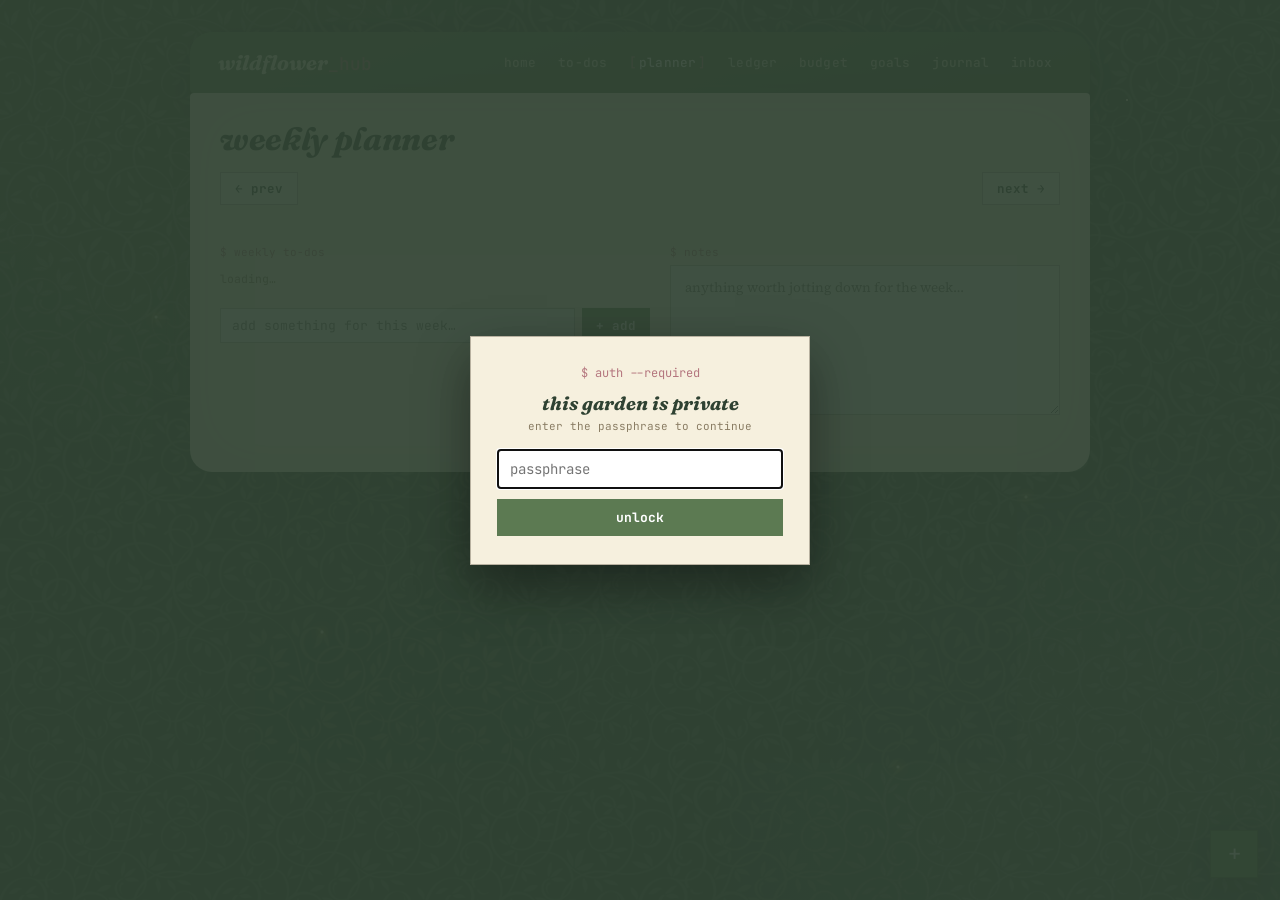
<file: planner.html>
<!DOCTYPE html>
<html lang="en">
<head>
<meta charset="UTF-8">
<meta name="viewport" content="width=device-width, initial-scale=1.0">
<title>Planner — Wildflower Hub</title>
<link rel="stylesheet" href="theme.css">
<link rel="icon" type="image/png" href="icon-192.png">
<script>window.HUB_ACTIVE = 'planner';</script>
<style>
  .week-nav{ display:flex; align-items:center; justify-content:space-between; margin: 14px 0 18px; }
  .week-nav button{ background:#fffdf8; border:1px solid var(--ink-line); border-radius:0; padding:7px 14px; font-weight:700; font-size:12.5px; color: var(--forest); cursor:pointer; }
  .week-nav button:hover{ border-color: var(--rose); }
  .week-nav .week-label{ font-family:'Fraunces',serif; font-style:italic; font-size:16px; color: var(--forest); }

  .day-grid{ display:grid; grid-template-columns: repeat(7, 1fr); gap:10px; margin: 10px 0 22px; }
  .day-col{ background:#fffdf8; border:1px solid var(--ink-line); border-radius:0; padding:10px; display:flex; flex-direction:column; gap:7px; min-height:170px; }
  .day-col.is-today{ border-color: var(--moss); box-shadow: 0 0 0 1.5px var(--moss) inset; background:#fefef8; }
  .day-col h4{ font-family:'Fraunces',serif; font-style:italic; font-size:13.5px; color: var(--forest); margin:0; text-align:center; text-transform:lowercase; }

  .day-events{ display:flex; flex-direction:column; gap:4px; }
  .day-event{
    font-family:'JetBrains Mono',monospace; font-size:10px; color: var(--forest); padding:3px 6px 3px 7px; line-height:1.35;
    border-left: 2.5px solid var(--honey); background: #fbf3de;
    border-radius: 0;
  }
  .day-event .ev-time{ font-weight:700; opacity:0.75; }
  .day-divider{ height:1px; background: var(--ink-line); margin:1px 0; }

  .day-todos{ display:flex; flex-direction:column; gap:5px; }
  .day-todo{ display:flex; align-items:flex-start; gap:6px; font-size:11px; color: var(--bark); }
  .day-todo .mini-check{
    appearance:none; -webkit-appearance:none; width:12px; height:12px; min-width:12px; margin-top:1px;
    border-radius:0; border:1.6px solid var(--moss-deep); background:#fff; cursor:pointer; position:relative;
  }
  .day-todo .mini-check:checked{ background: var(--moss); border-color: var(--moss-deep); }
  .day-todo .mini-check:checked::after{ content:'✓'; position:absolute; inset:0; display:flex; align-items:center; justify-content:center; color:#fff; font-size:9px; }
  .day-todo.is-done .todo-label{ text-decoration: line-through; color: var(--muted); }
  .day-todo.is-muted .todo-label{ color: var(--muted); font-style:italic; }
  .day-todo .todo-label{ flex:1; }
  .goal-tag{ display:inline-block; margin-left:5px; font-family:'JetBrains Mono',monospace; font-weight:500; letter-spacing:0.1px;
    background:transparent; color: var(--lavender); border:1px solid var(--lavender); padding:0 5px; border-radius:0; vertical-align:middle; font-size:8.5px; }
  .goal-tag::before{ content:'#'; }

  .day-add{ margin-top:auto; padding-top:4px; }
  .day-add input{ width:100%; box-sizing:border-box; font-size:10.5px; padding:5px 6px; border:1px solid var(--ink-line); border-radius:0; }

  .below-grid{ display:grid; grid-template-columns: 1.1fr 1fr; gap:20px; align-items:start; }
  @media (max-width: 700px){ .below-grid{ grid-template-columns: 1fr; } }

  .mini-label{ font-family:'JetBrains Mono',monospace; font-size:11px; color: var(--rose); margin-bottom:6px; text-transform:lowercase; }
  .mini-label::before{ content:'$ '; }

  .weekly-list{ display:flex; flex-direction:column; gap:6px; margin-bottom:8px; }
  .weekly-item{ display:flex; align-items:center; gap:9px; background:#fffdf8; border:1px solid var(--ink-line); border-radius:0; padding:8px 11px; }
  .weekly-item .ti-name{ flex:1; font-size:13px; font-weight:600; color: var(--bark); }
  .weekly-item.is-done .ti-name{ text-decoration: line-through; color: var(--muted); }
  .weekly-item .ti-remove{ background:transparent; border:none; color: var(--clay); cursor:pointer; font-size:14px; }
  .weekly-add-row{ display:flex; gap:7px; }
  .weekly-add-row input{ flex:1; font-size:13px; padding:8px 11px; border:1px solid var(--ink-line); border-radius:0; }
  .weekly-add-row button{ background: var(--moss); color:#fff; border:none; font-weight:700; font-size:12.5px; padding:0 14px; border-radius:0; cursor:pointer; }
  .weekly-add-row button:hover{ background: var(--moss-deep); }

  #weekNoteText{ width:100%; min-height:150px; box-sizing:border-box; font-family:'Source Serif 4',serif; font-size:13.5px; padding:12px 14px;
    border:1px solid var(--ink-line); border-radius:0; background:#fffdf8; color: var(--bark); resize:vertical; }

  @media (max-width: 760px){ .day-grid{ grid-template-columns: repeat(7, minmax(100px,1fr)); overflow-x:auto; } }
</style>
</head>
<body>
<div class="book">
  <div class="cover"><div id="hub-nav"></div></div>
  <div class="pages">
    <h1>Weekly Planner</h1>

    <div class="week-nav">
      <button id="prevWeekBtn">← prev</button>
      <span class="week-label" id="weekLabel"></span>
      <button id="nextWeekBtn">next →</button>
    </div>

    <div id="dayGrid" class="day-grid"></div>

    <div class="below-grid">
      <div>
        <div class="mini-label">weekly to-dos</div>
        <div id="weeklyList" class="weekly-list"><div class="empty-note">loading…</div></div>
        <div class="weekly-add-row">
          <input type="text" id="weeklyInput" placeholder="add something for this week…" maxlength="200">
          <button id="weeklyAddBtn">+ add</button>
        </div>
      </div>
      <div>
        <div class="mini-label">notes</div>
        <textarea id="weekNoteText" placeholder="anything worth jotting down for the week…"></textarea>
        <div class="empty-note" id="noteSavedNote" style="padding-top:4px;"></div>
      </div>
    </div>
  </div>
</div>

<script src="nav.js"></script>
<script src="hub-auth.js"></script>
<script src="quick-capture.js"></script>
<script>
(function(){
  const SUPABASE_URL = 'https://trwprtzbcuoqydgjphpr.supabase.co';
  const SUPABASE_ANON_KEY = 'sb_publishable_4CT647Bp6_UUUd4ipLOAmA_D5Z8Ml1Z';
  const AUTH_FN_URL = `${SUPABASE_URL}/functions/v1/google-tasks-auth`;
  const TASKS_BASE = 'https://tasks.googleapis.com/tasks/v1';
  const WEEKLY_LIST_TITLE = 'Weekly To-Dos (Wildflower Hub)';
  const CALENDAR_LIST_API = 'https://www.googleapis.com/calendar/v3/users/me/calendarList';
  const CALENDAR_EVENTS_API = (calId) => `https://www.googleapis.com/calendar/v3/calendars/${encodeURIComponent(calId)}/events`;
  const GOOGLE_CLIENT_ID = '767676843739-43cgjkmulhjgnjdvah3v6qkkbn1h2ott.apps.googleusercontent.com';
  const REDIRECT_URI = 'https://hub.coradenning.site/todos.html';

  const isoDate = d => d.getFullYear()+'-'+String(d.getMonth()+1).padStart(2,'0')+'-'+String(d.getDate()).padStart(2,'0');
  const todayStr = isoDate(new Date());
  function mondayOf(d){ const date=new Date(d); const day=(date.getDay()+6)%7; date.setDate(date.getDate()-day); date.setHours(0,0,0,0); return date; }

  let weekOffset = 0;
  let accessToken = null;
  let weeklyListId = null;

  function escapeHtml(s){ return (s||'').replace(/&/g,'&amp;').replace(/</g,'&lt;').replace(/>/g,'&gt;'); }

  let goalLinkMap = {};
  async function loadGoalLinks(){
    try{
      const v = await window.hubGet('goals_board');
      const cards = (v ? JSON.parse(v).cards : null) || [];
      const map = {};
      cards.forEach(c=>{ (c.linkedTasks||[]).forEach(l=>{ map[l.id] = c.title; }); });
      goalLinkMap = map;
    } catch(e){ goalLinkMap = {}; }
  }
  function goalTagHtml(taskId){
    const title = goalLinkMap[taskId];
    return title ? `<span class="goal-tag" title="linked to this goal">${escapeHtml(title)}</span>` : '';
  }

  async function callEdgeFn(body){
    const res = await fetch(AUTH_FN_URL, {
      method: 'POST',
      headers: { 'Content-Type': 'application/json', 'Authorization': `Bearer ${SUPABASE_ANON_KEY}`, 'apikey': SUPABASE_ANON_KEY },
      body: JSON.stringify(body)
    });
    const data = await res.json();
    if(!res.ok || data.error) throw new Error(data.error || ('HTTP '+res.status));
    return data;
  }

  function buildAuthUrl(){
    const params = new URLSearchParams({
      client_id: GOOGLE_CLIENT_ID, redirect_uri: REDIRECT_URI, response_type: 'code',
      scope: 'https://www.googleapis.com/auth/tasks https://www.googleapis.com/auth/gmail.readonly https://www.googleapis.com/auth/calendar.readonly',
      access_type: 'offline', prompt: 'consent', include_granted_scopes: 'true'
    });
    return `https://accounts.google.com/o/oauth2/v2/auth?${params.toString()}`;
  }

  function renderConnectMessage(){
    document.getElementById('dayGrid').innerHTML = `
      <div class="empty-note" style="grid-column: 1 / -1; text-align:center; padding:20px;">
        Connect Google first from the <a href="todos.html">To-Dos page</a> — the Planner uses the same connection (plus Calendar access).
      </div>`;
  }

  // ---- Google Tasks helpers (shared @default list with the To-Dos page, plus the Weekly list) ----
  async function getWeeklyListId(){
    const res = await fetch(`${TASKS_BASE}/users/@me/lists`, { headers: { Authorization: `Bearer ${accessToken}` } });
    if(!res.ok) throw new Error('Could not load task lists');
    const data = await res.json();
    const existing = (data.items||[]).find(l=>l.title===WEEKLY_LIST_TITLE);
    if(existing) return existing.id;
    const createRes = await fetch(`${TASKS_BASE}/users/@me/lists`, {
      method: 'POST',
      headers: { Authorization: `Bearer ${accessToken}`, 'Content-Type': 'application/json' },
      body: JSON.stringify({ title: WEEKLY_LIST_TITLE })
    });
    if(!createRes.ok) throw new Error('Could not create weekly list');
    return (await createRes.json()).id;
  }
  async function fetchTasksFrom(listId){
    const res = await fetch(`${TASKS_BASE}/lists/${listId}/tasks?showCompleted=true&showHidden=true&maxResults=100`, {
      headers: { Authorization: `Bearer ${accessToken}` }
    });
    if(!res.ok) throw new Error('fetch failed');
    return (await res.json()).items || [];
  }
  async function setTaskStatus(listId, taskId, done){
    await fetch(`${TASKS_BASE}/lists/${listId}/tasks/${taskId}`, {
      method: 'PATCH',
      headers: { Authorization: `Bearer ${accessToken}`, 'Content-Type': 'application/json' },
      body: JSON.stringify({ status: done ? 'completed' : 'needsAction' })
    });
  }
  async function deleteTask(listId, taskId){
    await fetch(`${TASKS_BASE}/lists/${listId}/tasks/${taskId}`, { method:'DELETE', headers: { Authorization: `Bearer ${accessToken}` } });
  }
  async function addDailyTask(title, dueDateStr){
    await fetch(`${TASKS_BASE}/lists/@default/tasks`, {
      method: 'POST',
      headers: { Authorization: `Bearer ${accessToken}`, 'Content-Type': 'application/json' },
      body: JSON.stringify({ title, due: dueDateStr+'T00:00:00.000Z' })
    });
  }
  async function addWeeklyTask(title){
    await fetch(`${TASKS_BASE}/lists/${weeklyListId}/tasks`, {
      method: 'POST',
      headers: { Authorization: `Bearer ${accessToken}`, 'Content-Type': 'application/json' },
      body: JSON.stringify({ title })
    });
  }

  function weekDates(){
    const monday = mondayOf(new Date());
    monday.setDate(monday.getDate() + weekOffset*7);
    const days = [];
    for(let i=0;i<7;i++){ const d = new Date(monday); d.setDate(monday.getDate()+i); days.push(d); }
    return days;
  }

  let calendarsCache = null; // [{id, summary, color}]
  async function getVisibleCalendars(){
    if(calendarsCache) return calendarsCache;
    const res = await fetch(`${CALENDAR_LIST_API}?maxResults=250`, { headers: { Authorization: `Bearer ${accessToken}` } });
    if(!res.ok) throw new Error('Could not load calendar list: '+res.status);
    const data = await res.json();
    // "selected" mirrors the checkboxes in Google Calendar's own sidebar —
    // a calendar someone unchecked there shouldn't reappear here either.
    // Calendars that have never been toggled don't carry the field at all,
    // so treat "selected === false" (explicitly hidden) as the only
    // exclusion; everything else stays visible.
    calendarsCache = (data.items||[])
      .filter(c => c.selected !== false)
      .map(c => ({ id: c.id, summary: c.summary, color: c.backgroundColor || '#D6A94A' }));
    return calendarsCache;
  }

  async function fetchAllCalendarEvents(days){
    const calendars = await getVisibleCalendars();
    const timeMin = days[0].toISOString();
    const timeMaxDate = new Date(days[6]); timeMaxDate.setDate(timeMaxDate.getDate()+1);
    const timeMax = timeMaxDate.toISOString();
    const params = new URLSearchParams({ timeMin, timeMax, singleEvents: 'true', orderBy: 'startTime', maxResults: '50' });

    const perCalErrors = [];
    const results = await Promise.all(calendars.map(async (cal)=>{
      try{
        const res = await fetch(`${CALENDAR_EVENTS_API(cal.id)}?${params.toString()}`, { headers: { Authorization: `Bearer ${accessToken}` } });
        if(!res.ok){ perCalErrors.push(`${cal.summary}: HTTP ${res.status}`); return []; }
        const data = await res.json();
        return (data.items||[]).map(ev => ({ ...ev, _calColor: cal.color, _calName: cal.summary }));
      } catch(e){ perCalErrors.push(`${cal.summary}: ${e.message}`); return []; }
    }));
    return { events: results.flat(), calendarCount: calendars.length, calendarNames: calendars.map(c=>c.summary), perCalErrors };
  }

  // Decide how (or whether) a daily task appears on a given day column.
  // - Completed tasks show crossed-out on the day they were actually
  //   completed (not necessarily their original due date).
  // - Tasks due today (or with no due date at all) show normally.
  // - Tasks that were due on a past day and are still incomplete "carry
  //   over" into today, shown muted — and are hidden from their original
  //   day so they don't appear twice.
  function classifyTaskForDay(task, ds){
    const due = task.due ? task.due.slice(0,10) : null;
    const completedDate = task.completed ? task.completed.slice(0,10) : null;
    const isDone = task.status === 'completed';

    if(isDone){
      const day = completedDate || due || todayStr;
      return day === ds ? 'done' : null;
    }
    if(due === ds){
      if(due < todayStr) return null; // superseded by its carry-over into today
      return 'normal';
    }
    if(!due && ds === todayStr) return 'normal';
    if(due && due < todayStr && ds === todayStr) return 'muted';
    return null;
  }

  let dailyTasksCache = [];

  async function renderCalendarAndDays(){
    const days = weekDates();
    const mondayStr = isoDate(days[0]);
    document.getElementById('weekLabel').textContent = `week of ${mondayStr}`;
    document.getElementById('dayGrid').innerHTML = `<div class="empty-note" style="grid-column:1/-1;"><span class="ai-spinner" style="width:12px;height:12px;vertical-align:-2px;"></span> loading your week…</div>`;

    let events = [];
    let calendarStatus = '';
    try{
      const result = await fetchAllCalendarEvents(days);
      events = result.events;
      calendarStatus = `checked ${result.calendarCount} calendar${result.calendarCount!==1?'s':''} (${result.calendarNames.join(', ')||'none'}) — ${events.length} event${events.length!==1?'s':''} this week`;
      if(result.perCalErrors.length) calendarStatus += ` · errors: ${result.perCalErrors.join('; ')}`;
    } catch(e){
      calendarStatus = `couldn't load calendars — ${e.message}`;
      console.error('calendar fetch failed:', e);
    }

    try{ dailyTasksCache = await fetchTasksFrom('@default'); } catch(e){ dailyTasksCache = []; }

    paintDayGrid(days, events, calendarStatus);
  }

  function paintDayGrid(days, events, calendarStatus){
    const html = days.map(d=>{
      const ds = isoDate(d);
      const dayEvents = events.filter(ev=>{
        const start = ev.start && (ev.start.date || (ev.start.dateTime||'').slice(0,10));
        return start === ds;
      });
      const dayTodos = dailyTasksCache
        .map(t=>({ t, cls: classifyTaskForDay(t, ds) }))
        .filter(x=>x.cls);

      const isToday = ds===todayStr;
      const label = d.toLocaleDateString(undefined, { weekday:'short', month:'short', day:'numeric' });

      let inner = `<h4>${label}</h4>`;
      if(dayEvents.length){
        inner += `<div class="day-events">` + dayEvents.map(ev=>{
          const time = ev.start.dateTime ? new Date(ev.start.dateTime).toLocaleTimeString(undefined,{hour:'numeric',minute:'2-digit'}) : 'all day';
          return `<div class="day-event" style="border-left-color:${ev._calColor||'var(--honey)'}" title="${escapeHtml(ev._calName||'')}"><span class="ev-time">${escapeHtml(time)}</span> ${escapeHtml(ev.summary||'(untitled)')}</div>`;
        }).join('') + `</div>`;
        if(dayTodos.length) inner += `<div class="day-divider"></div>`;
      }
      if(dayTodos.length){
        inner += `<div class="day-todos">` + dayTodos.map(({t,cls})=>`
          <div class="day-todo ${cls==='done'?'is-done':''} ${cls==='muted'?'is-muted':''}" data-id="${t.id}">
            <input type="checkbox" class="mini-check" ${cls==='done'?'checked':''}>
            <span class="todo-label">${escapeHtml(t.title||'')}${goalTagHtml(t.id)}</span>
          </div>`).join('') + `</div>`;
      }
      inner += `<div class="day-add"><input type="text" placeholder="+ add to-do" data-date="${ds}" class="day-add-input"></div>`;

      return `<div class="day-col ${isToday?'is-today':''}">${inner}</div>`;
    }).join('');

    document.getElementById('dayGrid').innerHTML =
      `<div class="empty-note" style="grid-column:1/-1; margin:-4px 0 2px;">${escapeHtml(calendarStatus)}</div>` + html;

    document.querySelectorAll('.day-todo .mini-check').forEach(cb=>{
      cb.addEventListener('change', async (ev)=>{
        const row = ev.target.closest('.day-todo');
        const id = row.dataset.id;
        try{ await setTaskStatus('@default', id, ev.target.checked); }
        catch(e){ console.error(e); }
        window.hubCacheClear('tasks_list');
        await renderCalendarAndDays();
      });
    });
    document.querySelectorAll('.day-add-input').forEach(input=>{
      input.addEventListener('keydown', async (ev)=>{
        if(ev.key!=='Enter') return;
        const title = input.value.trim();
        if(!title) return;
        input.disabled = true;
        try{ await addDailyTask(title, input.dataset.date); }
        catch(e){ console.error(e); }
        window.hubCacheClear('tasks_list');
        await renderCalendarAndDays();
      });
    });
  }

  function paintWeekly(tasks){
    const list = document.getElementById('weeklyList');
    if(tasks.length===0){ list.innerHTML = `<div class="empty-note">nothing on the weekly list yet.</div>`; return; }
    list.innerHTML = tasks.map(t=>{
      const done = t.status==='completed';
      return `<div class="weekly-item ${done?'is-done':''}" data-id="${t.id}">
        <input type="checkbox" class="leaf-check" style="width:19px;height:19px;min-width:19px;" ${done?'checked':''}>
        <span class="ti-name">${escapeHtml(t.title||'')}${goalTagHtml(t.id)}</span>
        <button class="ti-remove" title="remove">×</button>
      </div>`;
    }).join('');

    list.querySelectorAll('.weekly-item').forEach(row=>{
      const id = row.dataset.id;
      row.querySelector('.leaf-check').addEventListener('change', async (ev)=>{
        try{ await setTaskStatus(weeklyListId, id, ev.target.checked); }
        catch(e){ console.error(e); }
        window.hubCacheClear('weekly_tasks_list');
        refreshWeekly();
      });
      row.querySelector('.ti-remove').addEventListener('click', async ()=>{
        try{ await deleteTask(weeklyListId, id); }
        catch(e){ console.error(e); }
        window.hubCacheClear('weekly_tasks_list');
        refreshWeekly();
      });
    });
  }

  async function refreshWeekly(){
    try{ paintWeekly(await fetchTasksFrom(weeklyListId)); }
    catch(e){ document.getElementById('weeklyList').innerHTML = `<div class="empty-note">couldn't load — try refreshing.</div>`; }
  }

  // ---- weekly note ----
  let weekNotes = {};
  async function loadWeekNote(){
    try{
      const v = await window.hubGet('weekly_notes');
      weekNotes = (v ? JSON.parse(v) : null) || {};
    } catch(e){ weekNotes = {}; }
    const mondayStr = isoDate(weekDates()[0]);
    document.getElementById('weekNoteText').value = weekNotes[mondayStr] || '';
  }
  async function saveWeekNote(){
    const mondayStr = isoDate(weekDates()[0]);
    weekNotes[mondayStr] = document.getElementById('weekNoteText').value;
    const note = document.getElementById('noteSavedNote');
    note.textContent = 'saving…';
    try{ await window.hubSet('weekly_notes', JSON.stringify(weekNotes)); note.textContent = 'saved ✓'; }
    catch(e){ note.textContent = 'could not save — try again'; }
    setTimeout(()=>{ if(note) note.textContent=''; }, 2000);
  }

  async function loadWeek(){
    await Promise.all([renderCalendarAndDays(), loadWeekNote()]);
  }

  document.getElementById('prevWeekBtn').addEventListener('click', ()=>{ weekOffset--; loadWeek(); });
  document.getElementById('nextWeekBtn').addEventListener('click', ()=>{ weekOffset++; loadWeek(); });
  document.getElementById('weekNoteText').addEventListener('blur', saveWeekNote);
  document.getElementById('weeklyAddBtn').addEventListener('click', async ()=>{
    const input = document.getElementById('weeklyInput');
    const title = input.value.trim();
    if(!title) return;
    input.value = '';
    try{ await addWeeklyTask(title); window.hubCacheClear('weekly_tasks_list'); await refreshWeekly(); }
    catch(e){ console.error(e); }
  });
  document.getElementById('weeklyInput').addEventListener('keydown', ev=>{
    if(ev.key==='Enter') document.getElementById('weeklyAddBtn').click();
  });

  async function init(){
    let result;
    try{ result = await callEdgeFn({ action: 'access_token' }); }
    catch(e){ renderConnectMessage(); return; }
    if(!result.connected){ renderConnectMessage(); return; }
    accessToken = result.access_token;

    await loadGoalLinks();

    try{ weeklyListId = await getWeeklyListId(); }
    catch(e){ document.getElementById('weeklyList').innerHTML = `<div class="empty-note">couldn't set up the weekly list — try refreshing.</div>`; }

    await loadWeek();
    if(weeklyListId) refreshWeekly();
  }

  window.hubRequireAuth(init);
})();
</script>
</body>
</html>
</file>
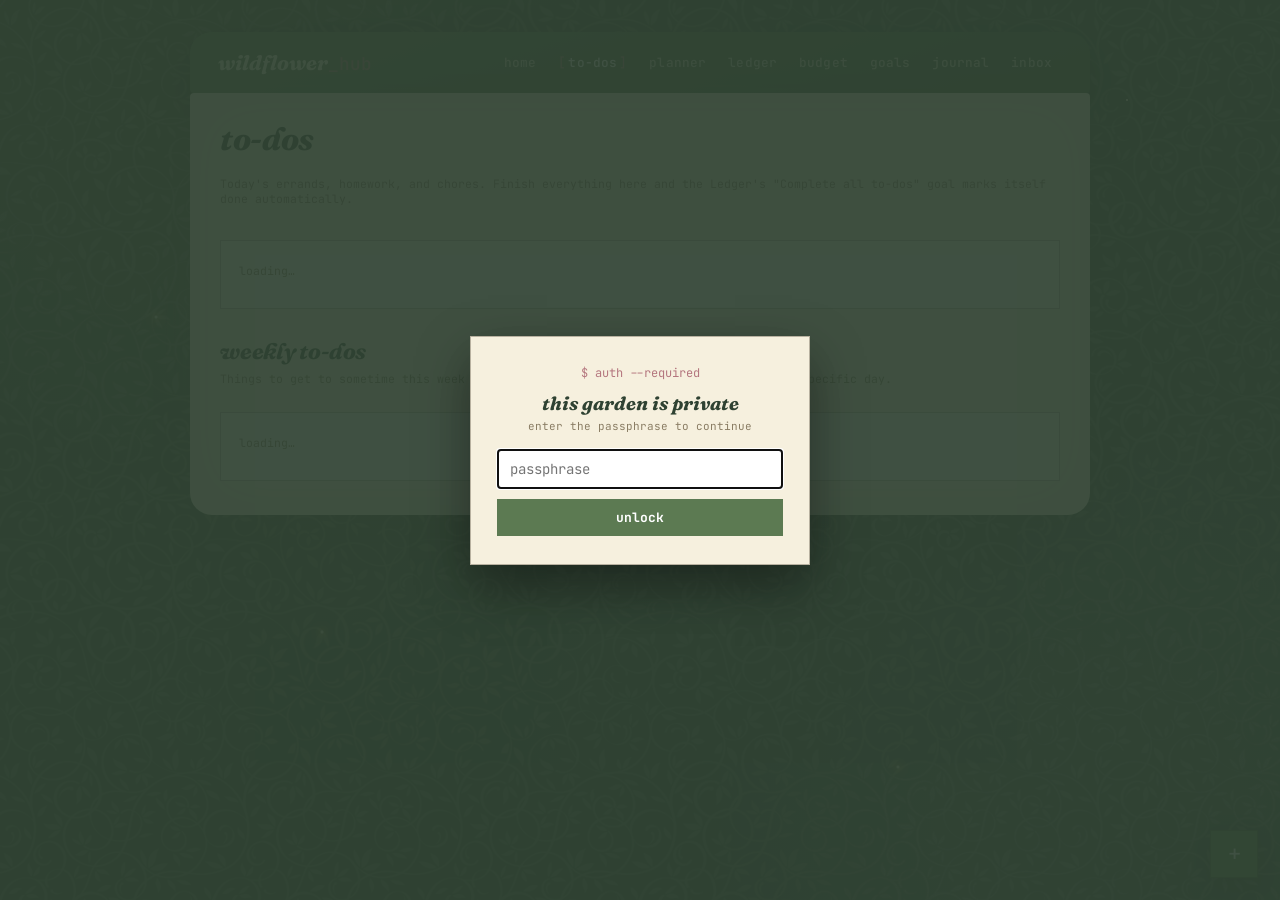
<file: todos.html>
<!DOCTYPE html>
<html lang="en">
<head>
<meta charset="UTF-8">
<meta name="viewport" content="width=device-width, initial-scale=1.0">
<title>To-Dos — Wildflower Hub</title>
<link rel="stylesheet" href="theme.css">
<link rel="icon" type="image/png" href="icon-192.png">
<script>window.HUB_ACTIVE = 'todos';</script>
<style>
  .todo-list{ display:flex; flex-direction:column; gap:9px; margin: 18px 0; }
  .todo-item{ display:flex; align-items:center; gap:12px; background:#fffdf8; border:1px solid var(--ink-line); border-radius:0; padding:11px 15px; }
  .todo-item.is-done .ti-name{ text-decoration: line-through; color: var(--muted); }
  .leaf-check{
    appearance:none; -webkit-appearance:none; width:22px; height:22px; min-width:22px;
    border-radius: 0;
    border: 2px solid var(--moss-deep); background:#fff; cursor:pointer; position:relative;
    transition: transform 0.1s;
  }
  .leaf-check:hover{ border-color: var(--rose); }
  .leaf-check:active{ transform: scale(0.9); }
  .leaf-check:checked{ background: var(--moss); border-color: var(--moss-deep); }
  .leaf-check:checked::after{ content:'✓'; position:absolute; inset:0; display:flex; align-items:center; justify-content:center; color:#fff; font-size:13px; font-weight:bold; }
  .ti-name{ flex:1; font-weight:700; font-size:14.5px; color: var(--bark); }
  .goal-tag{ display:inline-block; margin-left:7px; font-family:'JetBrains Mono',monospace; font-weight:500; font-size:9.5px; text-transform:lowercase; letter-spacing:0.2px;
    background:transparent; color: var(--lavender); border:1px solid var(--lavender); padding:1px 6px; border-radius:0; vertical-align:middle; }
  .goal-tag::before{ content:'#'; }
  .goal-tag:hover{ background: var(--lavender); color:#fff; text-decoration:none; }
  .ti-remove{ background:transparent; border:none; color: var(--clay); cursor:pointer; font-size:16px; padding:2px 6px; }
  .add-row{ display:flex; gap:8px; margin-top: 6px; }
  .add-row input{ flex:1; font-size:13.5px; padding:10px 12px; border:1px solid var(--ink-line); border-radius:0; background:#fff; color: var(--bark); }
  .add-row button{ background: var(--moss); color:#fff; border:none; font-weight:700; font-size:13px; padding:0 18px; border-radius:0; cursor:pointer; }
  .add-row button:hover{ background: var(--moss-deep); }
  .connect-box{ text-align:center; padding: 34px 20px; }
  .connect-btn{ background: var(--moss); color:#fff; border:none; font-weight:700; font-size:14px; padding:12px 24px; border-radius:0; cursor:pointer; margin-top:14px; }
  .connect-btn:hover{ background: var(--moss-deep); }
  .status-line{ font-family:'JetBrains Mono',monospace; font-size:11.5px; color: var(--muted); margin-top: 10px; }
  .all-done-banner{ background:#fffdf8; border:1px solid var(--moss); border-radius:0; padding:12px 18px; margin-bottom:14px; font-family:'Fraunces',serif; font-style:italic; font-size:16px; color: var(--moss-deep); }
</style>
</head>
<body>
<div class="book">
  <div class="cover"><div id="hub-nav"></div></div>
  <div class="pages">
    <h1>To-Dos</h1>
    <p class="empty-note">Today's errands, homework, and chores. Finish everything here and the Ledger's "Complete all to-dos" goal marks itself done automatically.</p>

    <div id="app" class="card" style="margin-top:20px;">
      <div class="empty-note">loading…</div>
    </div>

    <h2 style="margin-top:28px;">Weekly To-Dos</h2>
    <p class="empty-note" style="margin-top:-6px;">Things to get to sometime this week — separate from the daily list, doesn't need a specific day.</p>
    <div id="weeklyApp" class="card">
      <div class="empty-note">loading…</div>
    </div>
  </div>
</div>

<script src="nav.js"></script>
<script src="hub-auth.js"></script>
<script src="quick-capture.js"></script>
<script>
(function(){
  // ---- Supabase (shared credentials with the Ledger — anon key, safe client-side) ----
  const SUPABASE_URL = 'https://trwprtzbcuoqydgjphpr.supabase.co';
  const SUPABASE_ANON_KEY = 'sb_publishable_4CT647Bp6_UUUd4ipLOAmA_D5Z8Ml1Z';

  // ---- This hub's Edge Function (handles the Google token exchange) ----
  const EDGE_FN_URL = `${SUPABASE_URL}/functions/v1/google-tasks-auth`;
  const GOOGLE_CLIENT_ID = '767676843739-43cgjkmulhjgnjdvah3v6qkkbn1h2ott.apps.googleusercontent.com';
  const REDIRECT_URI = 'https://hub.coradenning.site/todos.html';
  const SCOPE = 'https://www.googleapis.com/auth/tasks https://www.googleapis.com/auth/gmail.readonly https://www.googleapis.com/auth/calendar.readonly';

  const app = document.getElementById('app');
  const weeklyApp = document.getElementById('weeklyApp');
  const isoDate = d => d.getFullYear()+'-'+String(d.getMonth()+1).padStart(2,'0')+'-'+String(d.getDate()).padStart(2,'0');
  const todayStr = isoDate(new Date());
  function mondayOf(d){ const date=new Date(d); const day=(date.getDay()+6)%7; date.setDate(date.getDate()-day); date.setHours(0,0,0,0); return isoDate(date); }
  const thisMondayStr = mondayOf(new Date());

  async function callEdgeFn(body){
    const res = await fetch(EDGE_FN_URL, {
      method: 'POST',
      headers: {
        'Content-Type': 'application/json',
        'Authorization': `Bearer ${SUPABASE_ANON_KEY}`,
        'apikey': SUPABASE_ANON_KEY
      },
      body: JSON.stringify(body)
    });
    const data = await res.json();
    if(!res.ok || data.error){
      throw new Error(data.error ? data.error + (data.detail ? ': ' + JSON.stringify(data.detail) : '') : ('HTTP '+res.status));
    }
    return data;
  }

  // Serialize writes to the shared completions record so this page and the
  // Ledger page never race each other on the same key (same fix as the
  // Ledger's own save-chain).
  let _saveChain = Promise.resolve();
  function syncLedgerGoal(allDone){
    _saveChain = _saveChain.then(async ()=>{
      try{
        const v = await window.hubGet('completions');
        const completions = v ? JSON.parse(v) : { daily:{}, weekly:{}, perfectBonuses:{} };
        completions.daily = completions.daily || {};
        completions.daily['todos-complete'] = completions.daily['todos-complete'] || {};
        completions.daily['todos-complete'][todayStr] = allDone;
        await window.hubSet('completions', JSON.stringify(completions));
      } catch(e){ console.error('Ledger sync failed:', e); }
    });
    return _saveChain;
  }

  function buildAuthUrl(){
    const params = new URLSearchParams({
      client_id: GOOGLE_CLIENT_ID,
      redirect_uri: REDIRECT_URI,
      response_type: 'code',
      scope: SCOPE,
      access_type: 'offline',
      prompt: 'consent',
      include_granted_scopes: 'true'
    });
    return `https://accounts.google.com/o/oauth2/v2/auth?${params.toString()}`;
  }

  function renderConnect(message){
    app.innerHTML = `
      <div class="connect-box">
        <p class="empty-note">${message || "Connect Google Tasks to see today's list here."}</p>
        <button class="connect-btn" id="connectBtn">[ connect google tasks ]</button>
      </div>`;
    document.getElementById('connectBtn').addEventListener('click', ()=>{
      window.location.href = buildAuthUrl();
    });
  }

  function renderError(msg){
    app.innerHTML = `<div class="empty-note">Something went wrong: ${msg}. Try refreshing — your tasks are safe in Google Tasks either way.</div>`;
  }

  const TASKS_BASE = 'https://tasks.googleapis.com/tasks/v1';
  const TASKS_API = `${TASKS_BASE}/lists/@default/tasks`;
  const WEEKLY_LIST_TITLE = 'Weekly To-Dos (Wildflower Hub)';

  async function fetchTasks(accessToken, listId){
    listId = listId || '@default';
    const res = await fetch(`${TASKS_BASE}/lists/${listId}/tasks?showCompleted=true&showHidden=true&maxResults=100`, {
      headers: { Authorization: `Bearer ${accessToken}` }
    });
    if(!res.ok) throw new Error('Google Tasks fetch failed: '+res.status);
    const data = await res.json();
    return data.items || [];
  }

  async function setTaskStatus(accessToken, taskId, done, listId){
    listId = listId || '@default';
    const res = await fetch(`${TASKS_BASE}/lists/${listId}/tasks/${taskId}`, {
      method: 'PATCH',
      headers: { Authorization: `Bearer ${accessToken}`, 'Content-Type': 'application/json' },
      body: JSON.stringify({ status: done ? 'completed' : 'needsAction' })
    });
    if(!res.ok) throw new Error('Google Tasks update failed: '+res.status);
  }

  async function addTask(accessToken, title, listId){
    listId = listId || '@default';
    const res = await fetch(`${TASKS_BASE}/lists/${listId}/tasks`, {
      method: 'POST',
      headers: { Authorization: `Bearer ${accessToken}`, 'Content-Type': 'application/json' },
      body: JSON.stringify({ title })
    });
    if(!res.ok) throw new Error('Google Tasks add failed: '+res.status);
  }

  async function deleteTask(accessToken, taskId, listId){
    listId = listId || '@default';
    const res = await fetch(`${TASKS_BASE}/lists/${listId}/tasks/${taskId}`, {
      method: 'DELETE',
      headers: { Authorization: `Bearer ${accessToken}` }
    });
    if(!res.ok && res.status !== 404) throw new Error('Google Tasks delete failed: '+res.status);
  }

  // Daily items scheduled for a future day (by the Planner) exist in Google
  // Tasks already but shouldn't show up here until that day arrives.
  function isVisibleToday(task){
    if(!task.due) return true;
    return task.due.slice(0,10) <= todayStr;
  }

  let _weeklyListIdPromise = null;
  async function getWeeklyListId(accessToken){
    if(_weeklyListIdPromise) return _weeklyListIdPromise;
    _weeklyListIdPromise = (async ()=>{
      const res = await fetch(`${TASKS_BASE}/users/@me/lists`, { headers: { Authorization: `Bearer ${accessToken}` } });
      if(!res.ok) throw new Error('Could not load task lists: '+res.status);
      const data = await res.json();
      const existing = (data.items||[]).find(l=>l.title===WEEKLY_LIST_TITLE);
      if(existing) return existing.id;
      const createRes = await fetch(`${TASKS_BASE}/users/@me/lists`, {
        method: 'POST',
        headers: { Authorization: `Bearer ${accessToken}`, 'Content-Type': 'application/json' },
        body: JSON.stringify({ title: WEEKLY_LIST_TITLE })
      });
      if(!createRes.ok) throw new Error('Could not create Weekly To-Dos list: '+createRes.status);
      const created = await createRes.json();
      return created.id;
    })();
    return _weeklyListIdPromise;
  }

  // At the start of a new week, clear out completed tasks from both lists
  // so things don't pile up. Runs at most once per week, tracked via
  // hub-data so it doesn't matter which device notices first.
  async function runWeeklyCleanupIfNeeded(accessToken, weeklyListId){
    try{
      const stored = await window.hubGet('todos_cleanup');
      const marker = stored ? JSON.parse(stored) : {};
      if(marker.lastCleanupWeek === thisMondayStr) return;

      const [dailyTasks, weeklyTasks] = await Promise.all([
        fetchTasks(accessToken, '@default'),
        fetchTasks(accessToken, weeklyListId)
      ]);
      const dailyDone = dailyTasks.filter(t=>t.status==='completed');
      const weeklyDone = weeklyTasks.filter(t=>t.status==='completed');
      await Promise.all([
        ...dailyDone.map(t=>deleteTask(accessToken, t.id, '@default').catch(()=>{})),
        ...weeklyDone.map(t=>deleteTask(accessToken, t.id, weeklyListId).catch(()=>{}))
      ]);
      await window.hubSet('todos_cleanup', JSON.stringify({ lastCleanupWeek: thisMondayStr }));
      window.hubCacheClear('tasks_list');
      window.hubCacheClear('weekly_tasks_list');
    } catch(e){ console.error('weekly cleanup failed:', e); }
  }

  function escapeHtml(s){ return (s||'').replace(/&/g,'&amp;').replace(/</g,'&lt;').replace(/>/g,'&gt;').replace(/"/g,'&quot;'); }

  // ---- goal links: taskId -> goal title, so tasks can show which goal they belong to ----
  let goalLinkMap = {};
  async function loadGoalLinks(){
    try{
      const v = await window.hubGet('goals_board');
      const cards = (v ? JSON.parse(v).cards : null) || [];
      const map = {};
      cards.forEach(c=>{ (c.linkedTasks||[]).forEach(l=>{ map[l.id] = c.title; }); });
      goalLinkMap = map;
    } catch(e){ goalLinkMap = {}; }
  }
  function goalTagHtml(taskId){
    const title = goalLinkMap[taskId];
    return title ? `<a href="goals.html" class="goal-tag" title="linked to this goal">${escapeHtml(title)}</a>` : '';
  }

  function paintTasks(tasks, accessToken, meta){
    meta = meta || {};
    const activeCount = tasks.filter(t=>t.status!=='completed').length;
    const allDone = tasks.length>0 && activeCount===0;

    let html = '';
    if(allDone) html += `<div class="all-done-banner">everything's tended — the ledger will mark itself done</div>`;
    html += `<div class="todo-list">`;
    if(tasks.length===0){
      html += `<div class="empty-note">nothing on the list — add something below.</div>`;
    }
    tasks.forEach(t=>{
      const done = t.status==='completed';
      html += `<div class="todo-item ${done?'is-done':''}" data-id="${t.id}">
        <input type="checkbox" class="leaf-check" ${done?'checked':''}>
        <div class="ti-name">${escapeHtml(t.title||'(untitled)')}${goalTagHtml(t.id)}</div>
        <button class="ti-remove" title="remove">×</button>
      </div>`;
    });
    html += `</div>`;
    const statusExtra = meta.checking ? ' <span class="ai-spinner" style="width:11px;height:11px;vertical-align:-1px;"></span> checking for updates…'
      : (meta.cached ? ` · loaded from cache (${window.hubCacheAgeLabel(meta.ts)})` : '');
    html += `<div class="add-row">
      <input type="text" id="newTaskInput" placeholder="add a task…" maxlength="200">
      <button id="addTaskBtn">+ add</button>
    </div>
    <div class="status-line">connected to Google Tasks · ${tasks.length} task${tasks.length!==1?'s':''}${statusExtra} · <a href="#" id="reconnectLink">reconnect to update permissions</a></div>`;

    app.innerHTML = html;
    document.getElementById('reconnectLink').addEventListener('click', (ev)=>{
      ev.preventDefault();
      window.location.href = buildAuthUrl();
    });
    if(!meta.checking) syncLedgerGoal(allDone);

    app.querySelectorAll('.todo-item').forEach(row=>{
      const id = row.dataset.id;
      row.querySelector('.leaf-check').addEventListener('change', async (ev)=>{
        try{ await setTaskStatus(accessToken, id, ev.target.checked); }
        catch(e){ console.error(e); }
        loadAndRenderTasks(accessToken, true);
      });
      row.querySelector('.ti-remove').addEventListener('click', async ()=>{
        try{ await deleteTask(accessToken, id); }
        catch(e){ console.error(e); }
        loadAndRenderTasks(accessToken, true);
      });
    });
    const addBtn = document.getElementById('addTaskBtn');
    const input = document.getElementById('newTaskInput');
    async function submitAdd(){
      const title = input.value.trim();
      if(!title) return;
      input.disabled = true;
      try{ await addTask(accessToken, title); }
      catch(e){ console.error(e); }
      loadAndRenderTasks(accessToken, true);
    }
    addBtn.addEventListener('click', submitAdd);
    input.addEventListener('keydown', ev=>{ if(ev.key==='Enter') submitAdd(); });
  }

  // Cache-then-revalidate: paint whatever's cached immediately (feels
  // instant), then quietly check Google Tasks in the background and only
  // repaint if something actually changed — no flicker on an unchanged list.
  async function loadAndRenderTasks(accessToken, skipCache){
    const cached = skipCache ? null : window.hubCacheRead('tasks_list');
    if(cached){
      paintTasks(cached.data, accessToken, { cached: true, ts: cached.ts, checking: true });
    } else {
      app.innerHTML = `<div class="ai-loading"><span class="ai-spinner"></span> loading your tasks…</div>`;
    }

    let tasks;
    try{ tasks = (await fetchTasks(accessToken)).filter(isVisibleToday); }
    catch(e){
      if(cached) return; // keep showing the cached list rather than an error
      renderError(e.message);
      return;
    }

    const changed = !cached || JSON.stringify(tasks) !== JSON.stringify(cached.data);
    window.hubCacheWrite('tasks_list', tasks);
    if(changed || !cached) paintTasks(tasks, accessToken, { cached: false });
  }

  function paintWeeklyTasks(tasks, accessToken, weeklyListId, meta){
    meta = meta || {};
    let html = `<div class="todo-list">`;
    if(tasks.length===0){
      html += `<div class="empty-note">nothing on the weekly list yet.</div>`;
    }
    tasks.forEach(t=>{
      const done = t.status==='completed';
      html += `<div class="todo-item ${done?'is-done':''}" data-id="${t.id}">
        <input type="checkbox" class="leaf-check" ${done?'checked':''}>
        <div class="ti-name">${escapeHtml(t.title||'(untitled)')}${goalTagHtml(t.id)}</div>
        <button class="ti-remove" title="remove">×</button>
      </div>`;
    });
    html += `</div>`;
    const statusExtra = meta.checking ? ' <span class="ai-spinner" style="width:11px;height:11px;vertical-align:-1px;"></span> checking for updates…'
      : (meta.cached ? ` · loaded from cache (${window.hubCacheAgeLabel(meta.ts)})` : '');
    html += `<div class="add-row">
      <input type="text" id="newWeeklyTaskInput" placeholder="add something for this week…" maxlength="200">
      <button id="addWeeklyTaskBtn">+ add</button>
    </div>
    <div class="status-line">${tasks.length} item${tasks.length!==1?'s':''}${statusExtra} · clears completed items automatically each Monday</div>`;

    weeklyApp.innerHTML = html;
    weeklyApp.querySelectorAll('.todo-item').forEach(row=>{
      const id = row.dataset.id;
      row.querySelector('.leaf-check').addEventListener('change', async (ev)=>{
        try{ await setTaskStatus(accessToken, id, ev.target.checked, weeklyListId); }
        catch(e){ console.error(e); }
        loadAndRenderWeeklyTasks(accessToken, weeklyListId, true);
      });
      row.querySelector('.ti-remove').addEventListener('click', async ()=>{
        try{ await deleteTask(accessToken, id, weeklyListId); }
        catch(e){ console.error(e); }
        loadAndRenderWeeklyTasks(accessToken, weeklyListId, true);
      });
    });
    const addBtn = document.getElementById('addWeeklyTaskBtn');
    const input = document.getElementById('newWeeklyTaskInput');
    async function submitAdd(){
      const title = input.value.trim();
      if(!title) return;
      input.disabled = true;
      try{ await addTask(accessToken, title, weeklyListId); }
      catch(e){ console.error(e); }
      loadAndRenderWeeklyTasks(accessToken, weeklyListId, true);
    }
    addBtn.addEventListener('click', submitAdd);
    input.addEventListener('keydown', ev=>{ if(ev.key==='Enter') submitAdd(); });
  }

  async function loadAndRenderWeeklyTasks(accessToken, weeklyListId, skipCache){
    const cached = skipCache ? null : window.hubCacheRead('weekly_tasks_list');
    if(cached){
      paintWeeklyTasks(cached.data, accessToken, weeklyListId, { cached: true, ts: cached.ts, checking: true });
    } else {
      weeklyApp.innerHTML = `<div class="ai-loading"><span class="ai-spinner"></span> loading…</div>`;
    }

    let tasks;
    try{ tasks = await fetchTasks(accessToken, weeklyListId); }
    catch(e){
      if(cached) return;
      weeklyApp.innerHTML = `<div class="empty-note">Couldn't load the weekly list — try refreshing.</div>`;
      return;
    }

    const changed = !cached || JSON.stringify(tasks) !== JSON.stringify(cached.data);
    window.hubCacheWrite('weekly_tasks_list', tasks);
    if(changed || !cached) paintWeeklyTasks(tasks, accessToken, weeklyListId, { cached: false });
  }

  async function getFreshAccessToken(){
    const result = await callEdgeFn({ action: 'access_token' });
    if(!result.connected) return null;
    return result.access_token;
  }

  async function init(){
    // If we're bouncing back from Google with an auth code, exchange it first.
    const params = new URLSearchParams(window.location.search);
    const code = params.get('code');
    if(code){
      app.innerHTML = `<div class="empty-note">connecting to Google Tasks…</div>`;
      try{
        await callEdgeFn({ action: 'exchange', code });
      } catch(e){
        renderError('could not finish connecting — ' + e.message);
        return;
      }
      // Clean the code out of the URL so a refresh doesn't re-submit it.
      window.history.replaceState({}, document.title, window.location.pathname);
    }

    let token;
    try{ token = await getFreshAccessToken(); }
    catch(e){ renderConnect("Couldn't reach the connection service — try again in a moment."); return; }

    if(!token){ renderConnect(); return; }

    await loadGoalLinks();

    let weeklyListId;
    try{ weeklyListId = await getWeeklyListId(token); }
    catch(e){ weeklyApp.innerHTML = `<div class="empty-note">Couldn't set up the weekly list — try refreshing.</div>`; weeklyListId = null; }

    if(weeklyListId) await runWeeklyCleanupIfNeeded(token, weeklyListId);

    loadAndRenderTasks(token);
    if(weeklyListId) loadAndRenderWeeklyTasks(token, weeklyListId);
  }

  window.hubRequireAuth(init);
})();
</script>
</body>
</html>
</file>
<file: theme.css>
/* ============================================================
   Wildflower Hub — shared theme
   A wildflower field with a terminal's bones: the forest/vine/
   firefly backdrop and warm parchment stay exactly as they were;
   the chrome on top (nav, cards, labels, buttons) now runs on
   sharp hairline edges and monospace, echoing coradenning.site's
   terminal identity without copying its dark palette.
   Fonts: Fraunces (display, italic), JetBrains Mono (UI/labels/
   data), Source Serif 4 (body prose — journal entries, notes).
   ============================================================ */

@import url('https://fonts.googleapis.com/css2?family=Fraunces:ital,wght@1,600;1,700&family=JetBrains+Mono:wght@400;500;700&family=Source+Serif+4:wght@400;600&family=Cormorant+Garamond:ital,wght@0,500;0,600;1,500&display=swap');

:root{
  --parchment: #F6F0DE;
  --parchment-line: #ddd0ab;
  --moss: #5C7A52;
  --moss-deep: #3B5636;
  --forest: #2F4232;
  --clay: #C97B5A;
  --lavender: #A78BC9;
  --honey: #D6A94A;
  --bark: #46392C;
  --muted: #8a7d64;
  --card-shadow: rgba(70,57,44,0.14);
  --rose: #B4767E;
  --rose-deep: #8f5760;
  --ink-line: rgba(70,57,44,0.35);
}

*{ box-sizing:border-box; }
@media (prefers-reduced-motion: reduce){
  *{ animation-duration:0.001ms !important; animation-iteration-count:1 !important; transition-duration:0.001ms !important; }
}

html, body{ margin:0; padding:0; }

body{
  background: var(--forest);
  background-image:
    radial-gradient(circle at 15% 10%, rgba(214,169,74,0.10), transparent 45%),
    radial-gradient(circle at 85% 90%, rgba(167,139,201,0.12), transparent 45%);
  font-family:'Source Serif 4', serif;
  color: var(--bark);
  min-height:100vh;
  padding: 32px 16px 64px;
}

/* ---------- ambient floral overlay + fireflies/stars (whole site — untouched) ---------- */
.floral-overlay{
  position:fixed; inset:0; z-index:0;
  background-image: url('floral-lines.png');
  background-repeat: repeat;
  background-size: 640px auto;
  opacity: 0.22;
  pointer-events:none;
}
.page-bg{ position:fixed; inset:0; z-index:0; overflow:hidden; pointer-events:none; }
.page-stars span{
  position:absolute; border-radius:50%; background:#F6F0DE;
  animation: twinkle 5s ease-in-out infinite;
}
@keyframes twinkle{ 0%,100%{ opacity:0.25; } 50%{ opacity:0.85; } }
.page-fireflies span{
  position:absolute; width:4px; height:4px; border-radius:50%;
  background: radial-gradient(circle, rgba(255,244,214,0.9), rgba(255,244,214,0));
  box-shadow: 0 0 7px 2px rgba(214,169,74,0.5);
  animation: flicker 6s ease-in-out infinite;
}
@keyframes flicker{ 0%,100%{ opacity:0.15; transform:scale(0.8);} 50%{ opacity:0.9; transform:scale(1.15);} }

/* ---------- book / cover / pages shell (every page uses this — untouched) ---------- */
.book{ width:100%; max-width:900px; margin:0 auto; animation: bookIn 0.7s ease-out; position:relative; z-index:1; }
@keyframes bookIn{ from{ opacity:0; transform: translateY(10px); } to{ opacity:1; transform:none; } }

.cover{
  background: linear-gradient(160deg, var(--moss), var(--moss-deep));
  border-radius: 22px 22px 4px 4px;
  padding: 16px 28px;
  color: #F6F0DE;
  box-shadow: 0 16px 38px rgba(0,0,0,0.38);
  position:relative; overflow:hidden;
}

.pages{
  background: var(--parchment);
  padding: 26px 30px 34px;
  box-shadow: 0 18px 40px var(--card-shadow), inset 0 0 70px rgba(70,57,44,0.05);
  border-radius: 4px 4px 22px 22px;
  position:relative;
}

h1, h2, h3, h4{ font-family:'Fraunces', serif; font-style:italic; font-weight:700; color: var(--forest); margin:0 0 0.3em; text-transform:lowercase; letter-spacing:-0.01em; }
h1{ font-size: 2rem; }
h2{ font-size: 1.4rem; }
h3{ font-size: 1.1rem; }
.accent-script{ font-family:'Fraunces', serif; font-style:italic; color: var(--rose); font-size:1.1em; line-height:1; text-transform:lowercase; }

/* terminal prompt motif — used sparingly as the site's signature */
.prompt-line{
  font-family:'JetBrains Mono', monospace; font-size:12.5px; color: var(--rose);
  display:flex; align-items:center; gap:2px; margin-bottom:6px;
}
.prompt-line .cursor{
  display:inline-block; width:7px; height:14px; background: var(--rose); margin-left:2px;
  animation: blink 1.1s steps(1) infinite;
}
@keyframes blink{ 50%{ opacity:0; } }
@media (prefers-reduced-motion: reduce){ .prompt-line .cursor{ animation:none; } }

a{ color: var(--clay); text-decoration:none; }
a:hover{ color: var(--moss-deep); text-decoration:underline; }
a:focus-visible, button:focus-visible, .card:focus-visible{ outline: 3px solid var(--moss-deep); outline-offset: 2px; }

/* ---------- nav (lives inside .cover) ---------- */
.hub-nav{
  display:flex; align-items:center; justify-content:space-between; flex-wrap:wrap; gap:12px;
}
.hub-nav__brand{ display:flex; align-items:center; gap:8px; }
.hub-nav__brand-text{ font-family:'Fraunces', serif; font-style:italic; font-weight:700; font-size:1.3rem; color:#F6F0DE; }
.hub-nav__brand-accent{ font-family:'JetBrains Mono', monospace; font-style:normal; font-weight:500; color: var(--rose); font-size:0.85em; }
.hub-nav__links{ display:flex; flex-wrap:wrap; gap:2px; }
.hub-nav__links a{
  font-family:'JetBrains Mono', monospace; font-weight:500; font-size:0.8rem; color: rgba(246,240,222,0.8);
  text-transform:lowercase; letter-spacing:0.01em;
  padding:6px 10px; border-radius:0; transition: color 0.15s ease;
}
.hub-nav__links a:hover{ background:transparent; color:#fff; text-decoration: underline; text-underline-offset:3px; }
.hub-nav__links a.is-active{ background:transparent; color:#fff; position:relative; }
.hub-nav__links a.is-active::before{ content:'['; margin-right:2px; color: var(--rose); }
.hub-nav__links a.is-active::after{ content:']'; margin-left:2px; color: var(--rose); }

/* ---------- cards / grid (landing dashboard + reused everywhere) ---------- */
.card{
  background:#fffdf8; border:1px solid var(--ink-line); border-radius:0;
  padding:16px 18px; box-shadow:none;
}
.card-grid{ display:grid; grid-template-columns: repeat(auto-fit, minmax(230px,1fr)); gap:14px; }
.module-card{ display:flex; flex-direction:column; gap:6px; text-decoration:none; color:var(--bark); }
.module-card:hover{ text-decoration:none; border-color: var(--rose); background:#fffef9; transform:none; transition: border-color 0.15s ease; }
.module-card__eyebrow{ font-family:'JetBrains Mono', monospace; font-style:normal; font-size:11px; color: var(--muted); text-transform:lowercase; letter-spacing:0.03em; }
.module-card__eyebrow::before{ content:'$ '; color: var(--rose); }
.module-card__stat{ font-family:'Fraunces', serif; font-style:italic; font-weight:700; font-size:29px; color: var(--forest); font-variant-numeric: tabular-nums; }
.module-card__headline{ font-family:'JetBrains Mono', monospace; font-size:10px; color:#a89b7d; text-transform:lowercase; }

.empty-note{ font-family:'JetBrains Mono', monospace; font-size:11.5px; color: var(--muted); padding:6px 0 14px; }

/* ---------- shared stat cards (Ledger + Budget both use these) ---------- */
.balance-row{ display:flex; gap:14px; margin-bottom: 6px; flex-wrap:wrap; }
.balance-card{ flex:1; min-width:160px; background:#fffdf8; border:1px solid var(--ink-line); border-radius:0; padding:15px 18px; }
.balance-card .label{ font-family:'JetBrains Mono',monospace; font-size:10.5px; color: var(--muted); text-transform:lowercase; }
.balance-card .value{ font-family:'Fraunces',serif; font-style:italic; font-weight:700; font-size:29px; color: var(--forest); font-variant-numeric: tabular-nums; }
.balance-card.spend .value{ color: var(--clay); }
.balance-card .sub{ font-family:'JetBrains Mono',monospace; font-size:10.5px; color:#a89b7d; margin-top:2px; }
@media (max-width:520px){ .balance-row{ flex-direction:column; } }

/* ---------- AI loading indicator ---------- */
.ai-loading{ display:flex; align-items:center; gap:9px; font-family:'JetBrains Mono', monospace; font-size:12px; color: var(--muted); padding:10px 2px; }
.ai-spinner{
  width:15px; height:15px; border-radius:50%;
  border: 2px solid var(--parchment-line); border-top-color: var(--honey);
  animation: ai-spin 0.8s linear infinite;
}
@keyframes ai-spin{ to{ transform: rotate(360deg); } }
@media (prefers-reduced-motion: reduce){ .ai-spinner{ animation: none; border-top-color: var(--parchment-line); } }

/* ---------- generic UI chrome (buttons, inputs, tags) — sharp + mono ---------- */
button, input, select, textarea{ font-family:'JetBrains Mono', monospace; }
button{ border-radius:0 !important; }
input, select{ border-radius:0 !important; }

/* ---------- divider / footer comment ---------- */
.vine-row{ display:block; width:100%; height:22px; margin:0 auto; opacity:0.55; }
.vine-row svg{ width:100%; height:100%; display:block; }
.vine-divider{ display:none; }
.footer-comment{ font-family:'JetBrains Mono', monospace; font-size:11px; color: var(--muted); padding:14px 0 4px; border-top:1px solid var(--ink-line); margin-top:24px; }
.footer-comment::before{ content:'// '; color: var(--rose); }

@media (max-width:560px){
  h1{ font-size:1.7rem; }
  .cover{ padding:14px 18px; }
  .pages{ padding:20px 16px 26px; }
}

/* ---------- shared section title (Ledger, Journal, etc.) ---------- */
.section-title{ font-family:'Fraunces',serif; font-style:italic; font-weight:700; font-size:19px; color: var(--forest); margin: 24px 0 4px; display:flex; align-items:center; gap:8px; text-transform:lowercase; }
.section-title::before{ content:'❀'; color: var(--clay); font-size:14px; }
</file>
